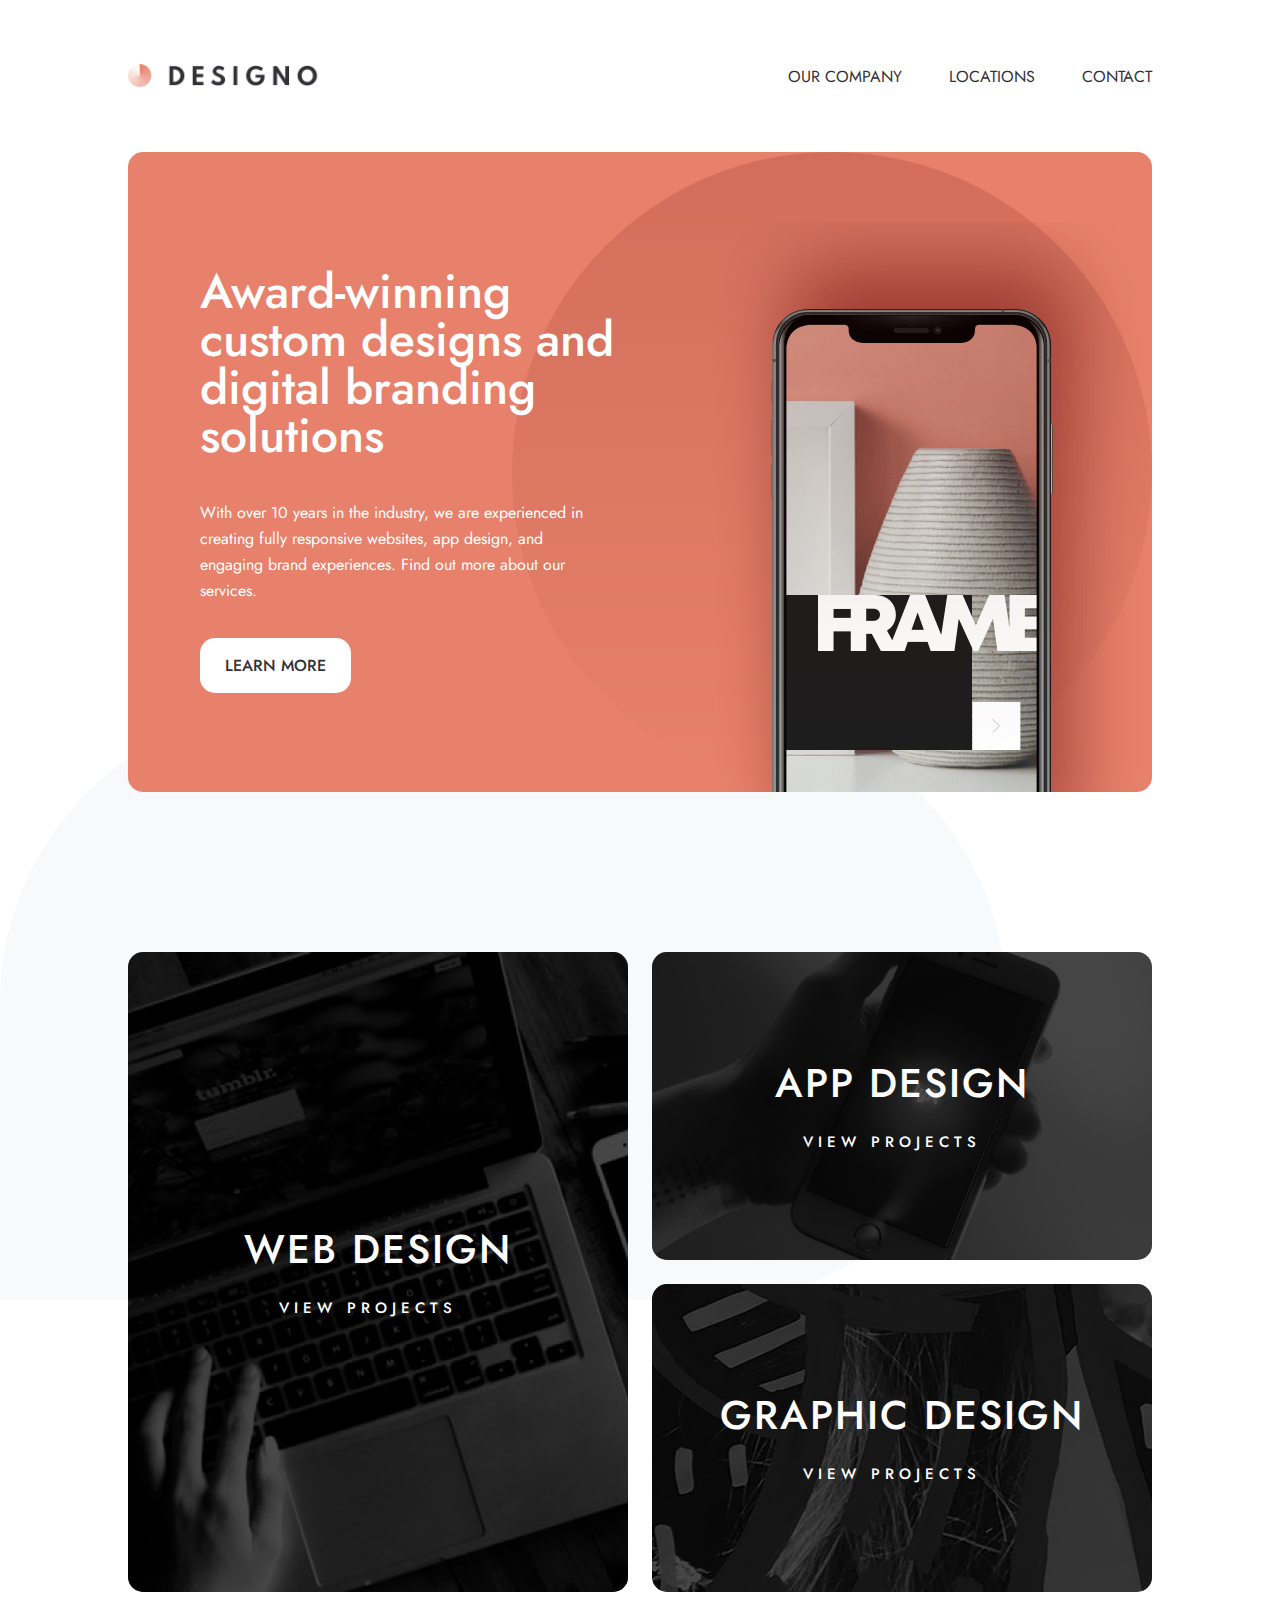
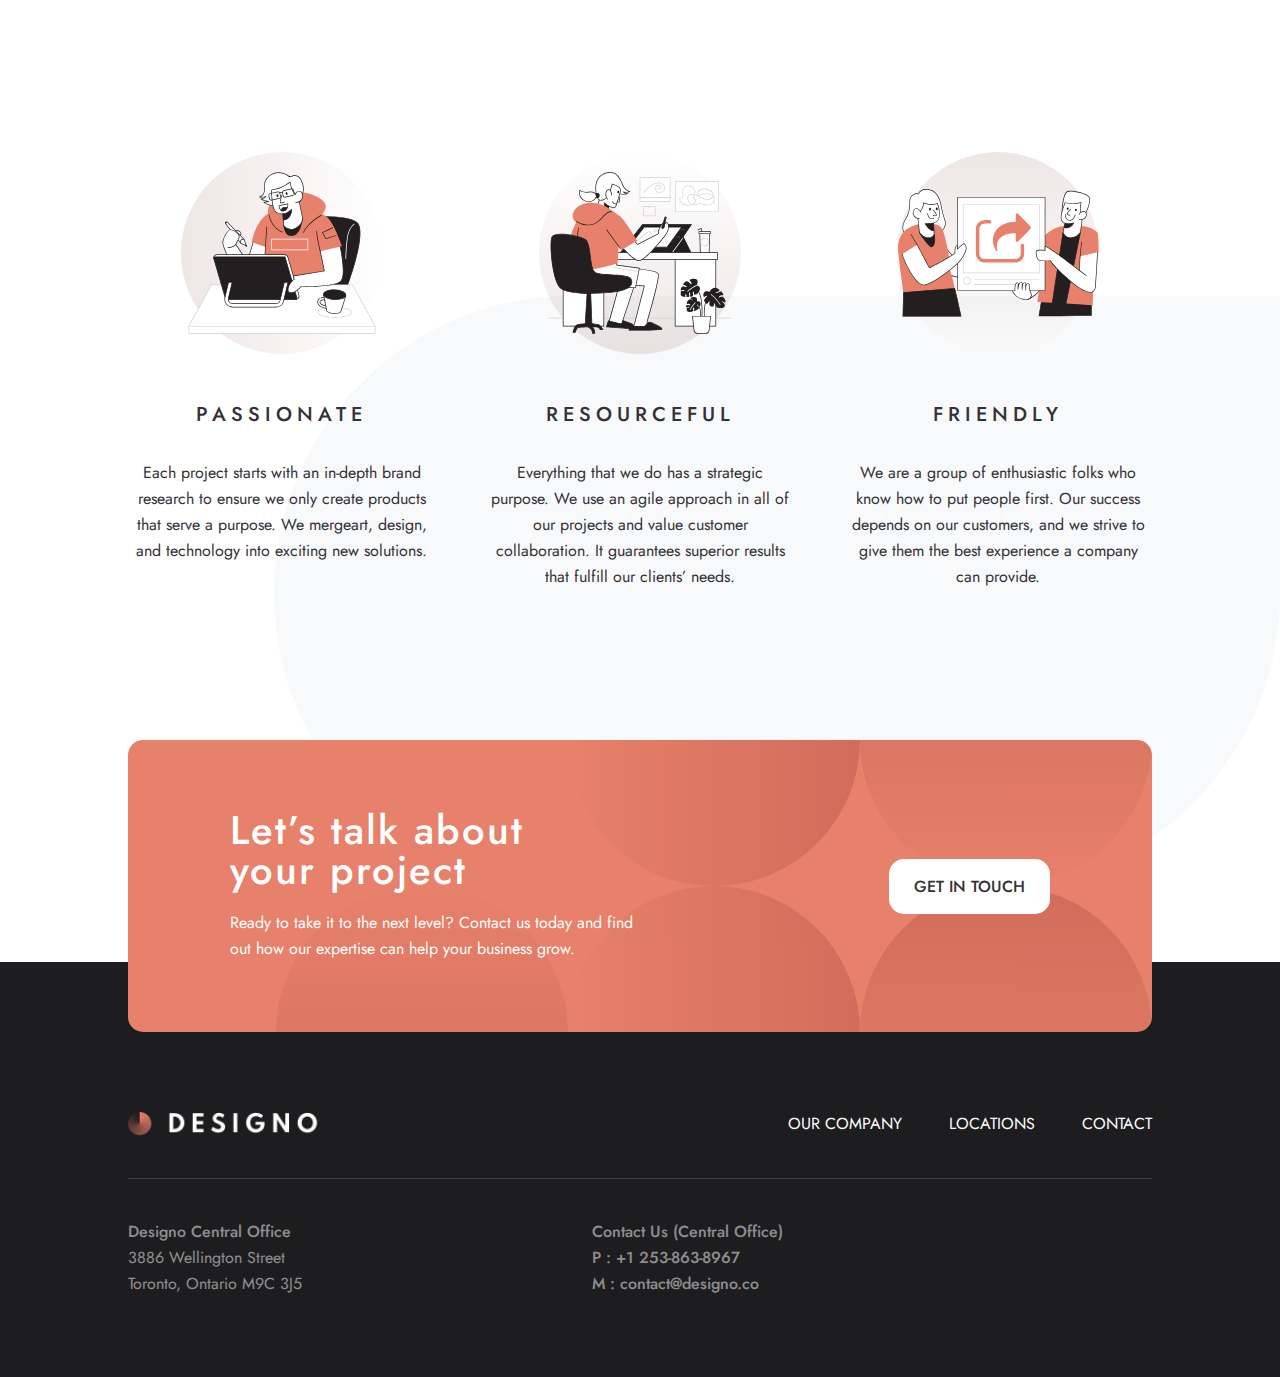
<file: index.html>
<html lang="en">

<head>
	<meta charset="UTF-8">
	<meta name="viewport" content="width=device-width, initial-scale=1.0">
	<link rel="stylesheet" href="css/style.css">
	<link rel="stylesheet" href="https://cdnjs.cloudflare.com/ajax/libs/font-awesome/5.14.0/css/all.min.css"
		integrity="sha512-1PKOgIY59xJ8Co8+NE6FZ+LOAZKjy+KY8iq0G4B3CyeY6wYHN3yt9PW0XpSriVlkMXe40PTKnXrLnZ9+fkDaog=="
		crossorigin="anonymous" />
	<link href="https://fonts.googleapis.com/css2?family=Jost:wght@400;500&display=swap" rel="stylesheet">
	<link rel="icon" type="image/png" sizes="32x32" href="css/favicon-32x32.png">
	<link rel="stylesheet" href="https://pro.fontawesome.com/releases/v5.10.0/css/all.css"
		integrity="sha384-AYmEC3Yw5cVb3ZcuHtOA93w35dYTsvhLPVnYs9eStHfGJvOvKxVfELGroGkvsg+p" crossorigin="anonymous" />
	<title>Frontend Mentor | Designo Agency Website Challenge</title>
</head>

<body>

	<nav>
		<a href="index.html"><img src="css/shared/desktop/logo-dark.png" alt="" class="logo-dark"></a>
		<i id="nav-toggle" class="fas fa-bars"></i>
		<ul class="nav-menu">
			<li><a href="about.html">Our Company</a></li>
			<li><a href="locations.html">Locations</a></li>
			<li><a href="contact.html">Contact</a></li>
		</ul>
	</nav>

	<div class="alt-container">
		<div class="alternative-nav">
			<ul>
				<li><a href="about.html">Our Company</a></li>
				<li><a href="locations.html">Locations</a></li>
				<li><a href="contact.html">Contact</a></li>
			</ul>
		</div>
	</div>

	<header>
		<div class="header-container">
			<img src="css/home/desktop/bg-pattern-hero-home.svg" alt="" class="header-circle-desktop">
			<div class="header-text">
				<h1>Award-winning custom designs and digital branding solutions</h1>
				<p>With over 10 years in the industry, we are experienced in creating fully responsive websites, app
					design, and engaging brand experiences. Find out more about our services.</p>
				<a href="about.html" class="button-light">LEARN MORE</a>
			</div>
			<img src="css/home/desktop/image-hero-phone-tablet.png" alt="" class="header-phone-desktop">
		</div>
		<img src="css/shared/desktop/bg-pattern-leaf.svg" alt="" class="header-pattern-desktop">
	</header>

	<section id="grid">
		<div onclick="location.href='webdesign.html'" class="web-development-container">
			<a class="grid-link" href="webdesign.html">
				<div class="overlay">
					<h2>WEB DESIGN</h2>
					<a class="view-projects" href="webdesign.html">VIEW PROJECTS <i
							class="fas fa-chevron-right"></i></a>
				</div>
			</a>
		</div>
		<div onclick="location.href='appdesign.html'" class="app-design-container">
			<a class="grid-link" href="appdesign.html">
				<div class="overlay">
					<h2>APP DESIGN</h2>
					<a class="view-projects" href="appdesign.html">VIEW PROJECTS <i
							class="fas fa-chevron-right"></i></a>
				</div>
			</a>
		</div>
		<div onclick="location.href='graphicdesign.html'" class="graphic-design-container">
			<a class="grid-link" href="graphicdesign.html">
				<div class="overlay">
					<h2>GRAPHIC DESIGN</h2>
					<a class="view-projects" href="graphicdesign.html">VIEW PROJECTS <i
							class="fas fa-chevron-right"></i></a>
				</div>
			</a>
		</div>
	</section>

	<section id="cards">
		<div class="card">
			<div class="card-img">
				<img src="css/home/desktop/illustration-passionate.svg" class="card-icon" alt="">
				<img src="css/shared/desktop/bg-pattern-small-circle.svg" class="card-pattern-circle" alt="">
			</div>
			<div class="card-text">
				<h3>PASSIONATE</h3>
				<p>Each project starts with an in-depth brand research to ensure we only create products that serve a
					purpose. We mergeart, design, and technology into exciting new solutions.</p>
			</div>
		</div>
		<div class="card">
			<div class="card-img">
				<img src="css/home/desktop/illustration-resourceful.svg" class="card-icon" alt="">
				<img src="css/shared/desktop/bg-pattern-small-circle.svg" class="card-pattern-circle rotate90" alt="">
			</div>
			<div class="card-text">
				<h3>RESOURCEFUL</h3>
				<p>Everything that we do has a strategic purpose. We use an agile approach in all of our projects and
					value customer collaboration. It guarantees superior results that fulfill our clients’ needs.</p>
			</div>
		</div>
		<div class="card">
			<div class="card-img">
				<img src="css/home/desktop/illustration-friendly.svg" class="card-icon" alt="">
				<img src="css/shared/desktop/bg-pattern-small-circle.svg" class="card-pattern-circle rotate180" alt="">
			</div>
			<div class="card-text">
				<h3>FRIENDLY</h3>
				<p>We are a group of enthusiastic folks who know how to put people first. Our success depends on our
					customers, and we strive to give them the best experience a company can provide.</p>
			</div>
		</div>
		<img src="css/shared/desktop/bg-pattern-leaf.svg" alt="" class="cards-pattern-desktop rotate270">
	</section>

	<section id="talk">
		<div class="talk-container">
			<div class="talk-text">
				<h2>Let’s talk about your project</h2>
				<p>Ready to take it to the next level? Contact us today and find out how our expertise can help your
					business grow.</p>
			</div>
			<a href="contact.html" class="button-light">GET IN TOUCH</a>
			<img src="css/shared/desktop/bg-pattern-call-to-action.svg" alt="" class="pattern-call-to-action">
		</div>
	</section>

	<footer>
		<div class="footer-top nav-container">
			<a href="index.html"><img src="css/shared/desktop/logo-light.png" alt="" class="logo-dark"></a>
			<ul class="nav-menu">
				<li><a href="about.html">Our Company</a></li>
				<li><a href="locations.html">Locations</a></li>
				<li><a href="contact.html">Contact</a></li>
			</ul>
		</div>
		<div class="line"></div>
		<div class="footer-bottom">
			<ul class="nav-menu-footer">
				<li><a href="about.html">Our Company</a></li>
				<li><a href="locations.html">Locations</a></li>
				<li><a href="contact.html">Contact</a></li>
			</ul>
			<div>
				<h4>Designo Central Office</h4>
				<p>3886 Wellington Street</p>
				<p>Toronto, Ontario M9C 3J5</p>
			</div>
			<div>
				<h4>Contact Us (Central Office)</h4>
				<h4>P : +1 253-863-8967</h4>
				<h4>M : contact@designo.co</h4>
			</div>
			<div class="footer-social">
				<a href="https://www.facebook.com" target="_blank"><i class="fab fa-facebook-square"></i></a>
				<a href="https://www.youtube.com" target="_blank"><i class="fab fa-youtube"></i></a>
				<a href="https://www.twitter.com" target="_blank"><i class="fab fa-twitter"></i></a>
				<a href="https://www.pinterest.com" target="_blank"><i class="fab fa-pinterest"></i></a>
				<a href="https://www.instagram.com" target="_blank"><i class="fab fa-instagram"></i></a>
			</div>
		</div>
	</footer>

	<script src="https://cdnjs.cloudflare.com/ajax/libs/jquery/3.5.1/jquery.min.js"
		integrity="sha512-bLT0Qm9VnAYZDflyKcBaQ2gg0hSYNQrJ8RilYldYQ1FxQYoCLtUjuuRuZo+fjqhx/qtq/1itJ0C2ejDxltZVFg=="
		crossorigin="anonymous"></script>
	<script src="script.js"></script>

</body>

</html>
</file>
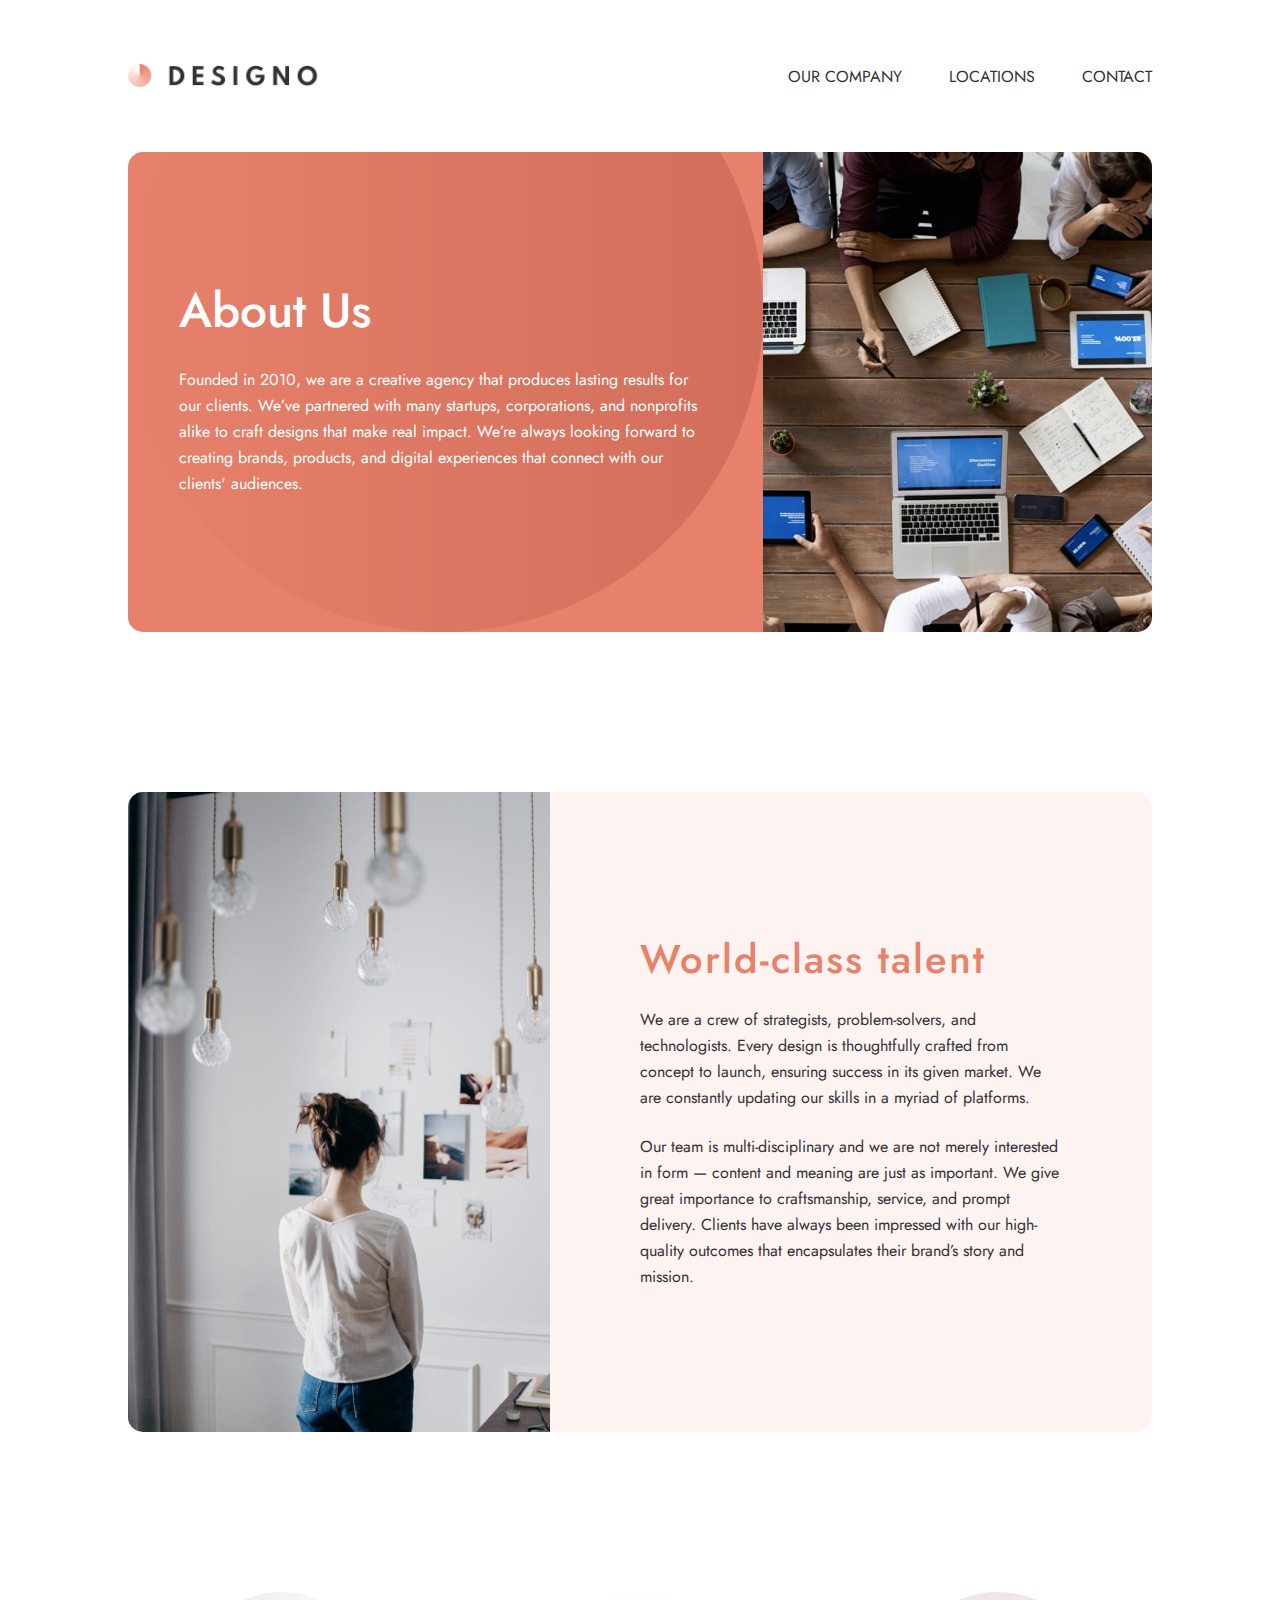
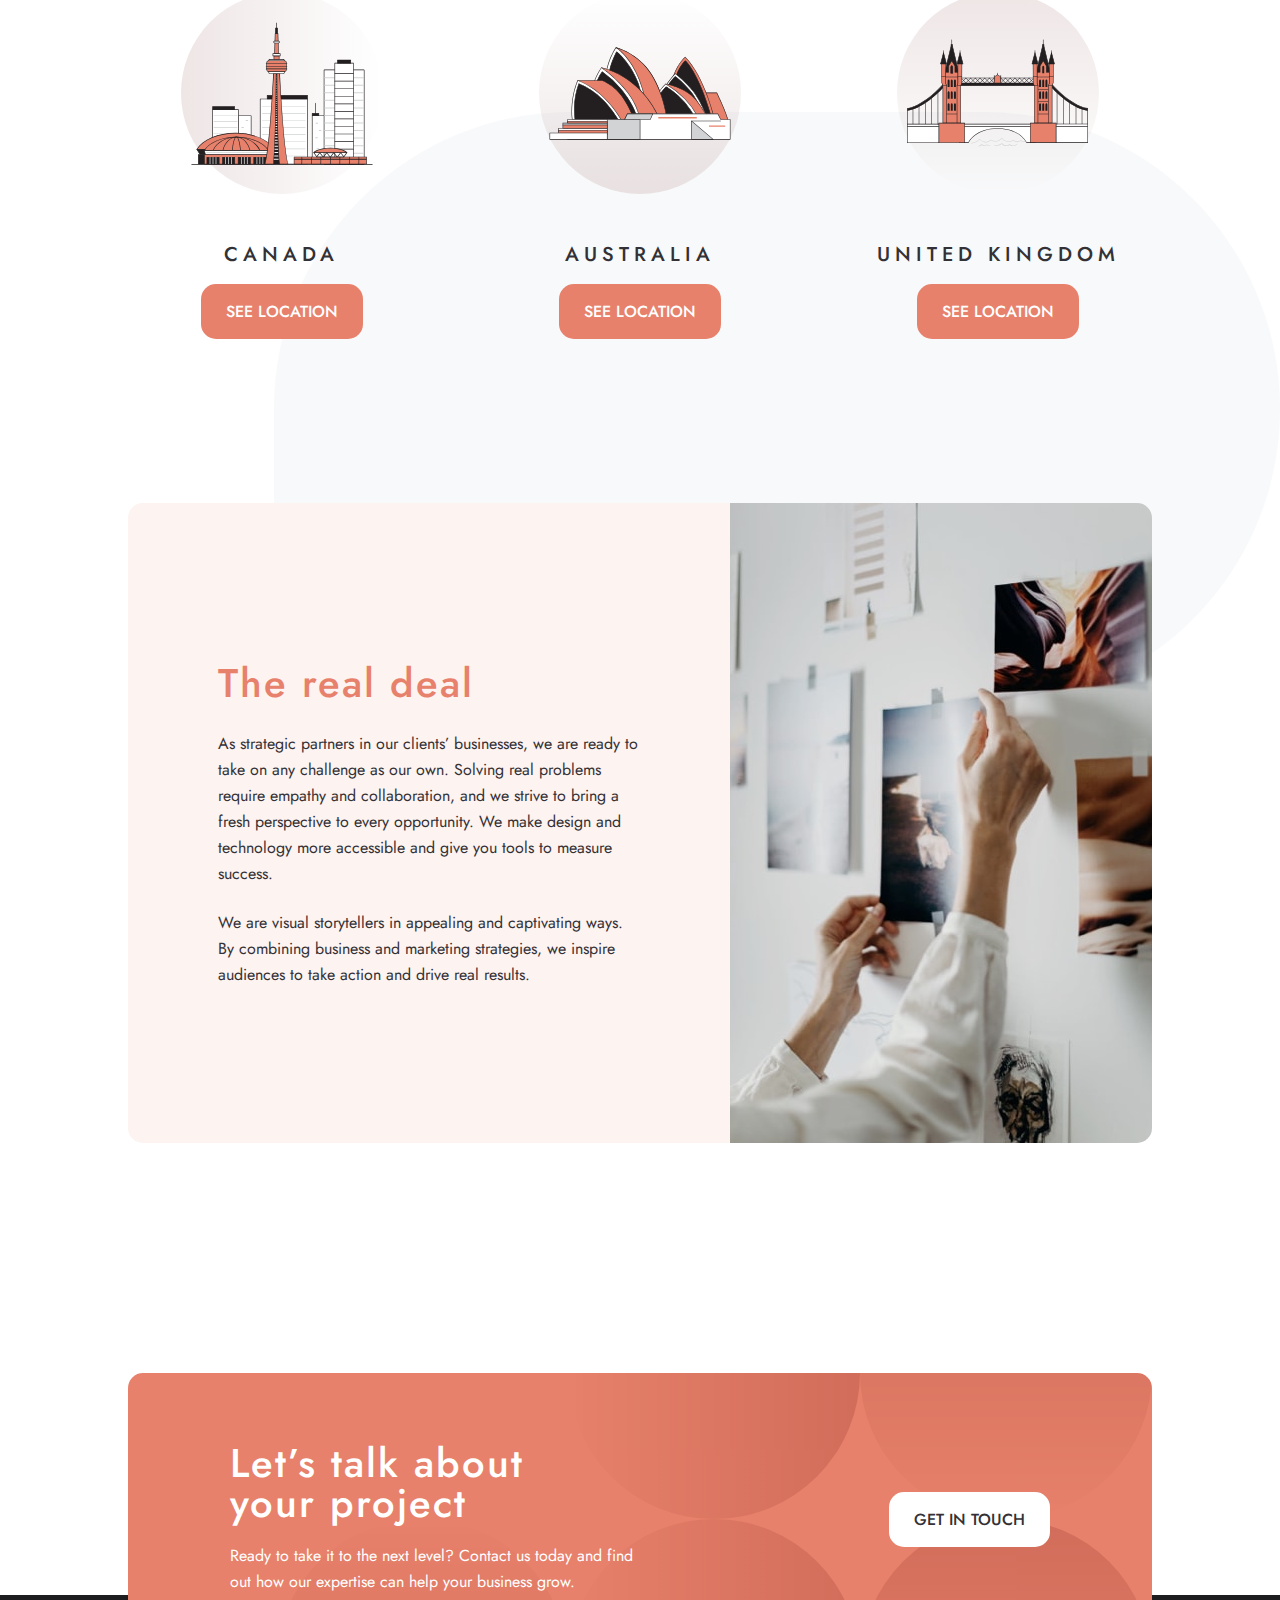
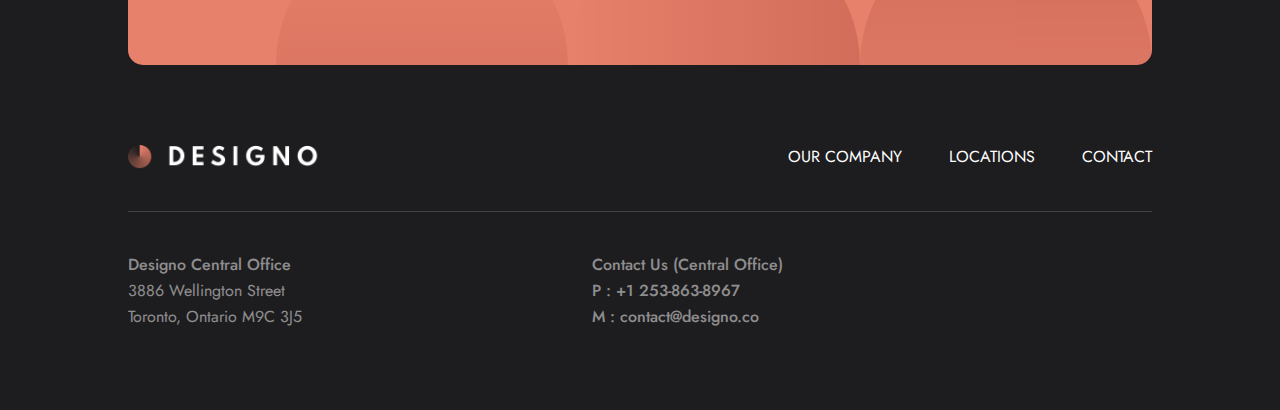
<file: about.html>
<html lang="en">

<head>
	<meta charset="UTF-8">
	<meta name="viewport" content="width=device-width, initial-scale=1.0">
	<link rel="stylesheet" href="css/style.css">
	<link rel="stylesheet" href="https://cdnjs.cloudflare.com/ajax/libs/font-awesome/5.14.0/css/all.min.css"
		integrity="sha512-1PKOgIY59xJ8Co8+NE6FZ+LOAZKjy+KY8iq0G4B3CyeY6wYHN3yt9PW0XpSriVlkMXe40PTKnXrLnZ9+fkDaog=="
		crossorigin="anonymous" />
	<link href="https://fonts.googleapis.com/css2?family=Jost:wght@400;500&display=swap" rel="stylesheet">
	<link rel="icon" type="image/png" sizes="32x32" href="css/favicon-32x32.png">
	<title>Frontend Mentor | Designo Agency Website Challenge</title>
</head>

<body>

	<nav>
		<a href="index.html"><img src="css/shared/desktop/logo-dark.png" alt="" class="logo-dark"></a>
		<i id="nav-toggle" class="fas fa-bars"></i>
		<ul class="nav-menu">
			<li><a href="about.html">Our Company</a></li>
			<li><a href="locations.html">Locations</a></li>
			<li><a href="contact.html">Contact</a></li>
		</ul>
	</nav>

	<div class="alt-container">
		<div class="alternative-nav">
			<ul>
				<li><a href="about.html">Our Company</a></li>
				<li><a href="locations.html">Locations</a></li>
				<li><a href="contact.html">Contact</a></li>
			</ul>
		</div>
	</div>

	<div class="about-page-header">
		<div class="about-page-header-container">
			<div class="about-header-text">
				<img src="css/about/desktop/bg-pattern-hero-about-desktop.svg" alt=""
					class="header-circle-desktop-about">
				<h1>About Us</h1>
				<p>Founded in 2010, we are a creative agency that produces lasting results for our clients. We’ve
					partnered with many startups, corporations, and nonprofits alike to craft designs that make real
					impact. We’re always looking forward to creating brands, products, and digital experiences that
					connect with our clients' audiences.</p>
			</div>
			<div class="about-header-img"></div>
		</div>
	</div>

	<section id="about-section">
		<div class="about-section-container">
			<div class="about-section-img"></div>
			<div class="about-section-text">
				<h2>World-class talent</h2>
				<p>We are a crew of strategists, problem-solvers, and technologists. Every design is thoughtfully
					crafted from concept to launch, ensuring success in its given market. We are constantly updating our
					skills in a myriad of platforms.</p>
				<br>
				<p>Our team is multi-disciplinary and we are not merely interested in form — content and meaning are
					just as important. We give great importance to craftsmanship, service, and prompt delivery. Clients
					have always been impressed with our high-quality outcomes that encapsulates their brand’s story and
					mission.</p>
			</div>
		</div>
	</section>

	<section id="cards">
		<div class="card card-loc">
			<div class="card-img">
				<img src="css/shared/desktop/illustration-canada.svg" class="card-icon" alt="">
				<img src="css/shared/desktop/bg-pattern-small-circle.svg" class="card-pattern-circle" alt="">
			</div>
			<h3>CANADA</h3>
			<a href="locations.html#canada" class="button-dark">SEE LOCATION</a>
		</div>
		<div class="card card-loc">
			<div class="card-img">
				<img src="css/shared/desktop/illustration-australia.svg" class="card-icon" alt="">
				<img src="css/shared/desktop/bg-pattern-small-circle.svg" class="card-pattern-circle rotate90" alt="">
			</div>
			<h3>AUSTRALIA</h3>
			<a href="locations.html#aus" class="button-dark">SEE LOCATION</a>
		</div>
		<div class="card card-loc">
			<div class="card-img">
				<img src="css/shared/desktop/illustration-united-kingdom.svg" class="card-icon" alt="">
				<img src="css/shared/desktop/bg-pattern-small-circle.svg" class="card-pattern-circle rotate180" alt="">
			</div>
			<h3>UNITED KINGDOM</h3>
			<a href="locations.html#uk" class="button-dark">SEE LOCATION</a>
		</div>
		<img src="css/shared/desktop/bg-pattern-leaf.svg" alt="" class="leaf-pattern-contact">
	</section>

	<section id="about-section" class="padding-top">
		<div class="about-section-container second-about">
			<div class="about-section-img"></div>
			<div class="about-section-text">
				<h2>The real deal</h2>
				<p>As strategic partners in our clients’ businesses, we are ready to take on any challenge as our own.
					Solving real problems require empathy and collaboration, and we strive to bring a fresh perspective
					to every opportunity. We make design and technology more accessible and give you tools to measure
					success.</p>
				<br>
				<p>We are visual storytellers in appealing and captivating ways. By combining business and marketing
					strategies, we inspire audiences to take action and drive real results.</p>
			</div>
		</div>
	</section>

	<section id="talk">
		<div class="talk-container">
			<div class="talk-text">
				<h2>Let’s talk about your project</h2>
				<p>Ready to take it to the next level? Contact us today and find out how our expertise can help your
					business grow.</p>
			</div>
			<a href="contact.html" class="button-light">GET IN TOUCH</a>
			<img src="css/shared/desktop/bg-pattern-call-to-action.svg" alt="" class="pattern-call-to-action">
		</div>
	</section>

	<footer>
		<div class="footer-top nav-container">
			<a href="index.html"><img src="css/shared/desktop/logo-light.png" alt="" class="logo-dark"></a>
			<ul class="nav-menu">
				<li><a href="about.html">Our Company</a></li>
				<li><a href="locations.html">Locations</a></li>
				<li><a href="contact.html">Contact</a></li>
			</ul>
		</div>
		<div class="line"></div>
		<div class="footer-bottom">
			<ul class="nav-menu-footer">
				<li><a href="about.html">Our Company</a></li>
				<li><a href="locations.html">Locations</a></li>
				<li><a href="contact.html">Contact</a></li>
			</ul>
			<div>
				<h4>Designo Central Office</h4>
				<p>3886 Wellington Street</p>
				<p>Toronto, Ontario M9C 3J5</p>
			</div>
			<div>
				<h4>Contact Us (Central Office)</h4>
				<h4>P : +1 253-863-8967</h4>
				<h4>M : contact@designo.co</h4>
			</div>
			<div class="footer-social">
				<a href="https://www.facebook.com" target="_blank"><i class="fab fa-facebook-square"></i></a>
				<a href="https://www.youtube.com" target="_blank"><i class="fab fa-youtube"></i></a>
				<a href="https://www.twitter.com" target="_blank"><i class="fab fa-twitter"></i></a>
				<a href="https://www.pinterest.com" target="_blank"><i class="fab fa-pinterest"></i></a>
				<a href="https://www.instagram.com" target="_blank"><i class="fab fa-instagram"></i></a>
			</div>
		</div>
	</footer>

	<script src="https://cdnjs.cloudflare.com/ajax/libs/jquery/3.5.1/jquery.min.js"
		integrity="sha512-bLT0Qm9VnAYZDflyKcBaQ2gg0hSYNQrJ8RilYldYQ1FxQYoCLtUjuuRuZo+fjqhx/qtq/1itJ0C2ejDxltZVFg=="
		crossorigin="anonymous"></script>
	<script src="script.js"></script>

</body>

</html>
</file>
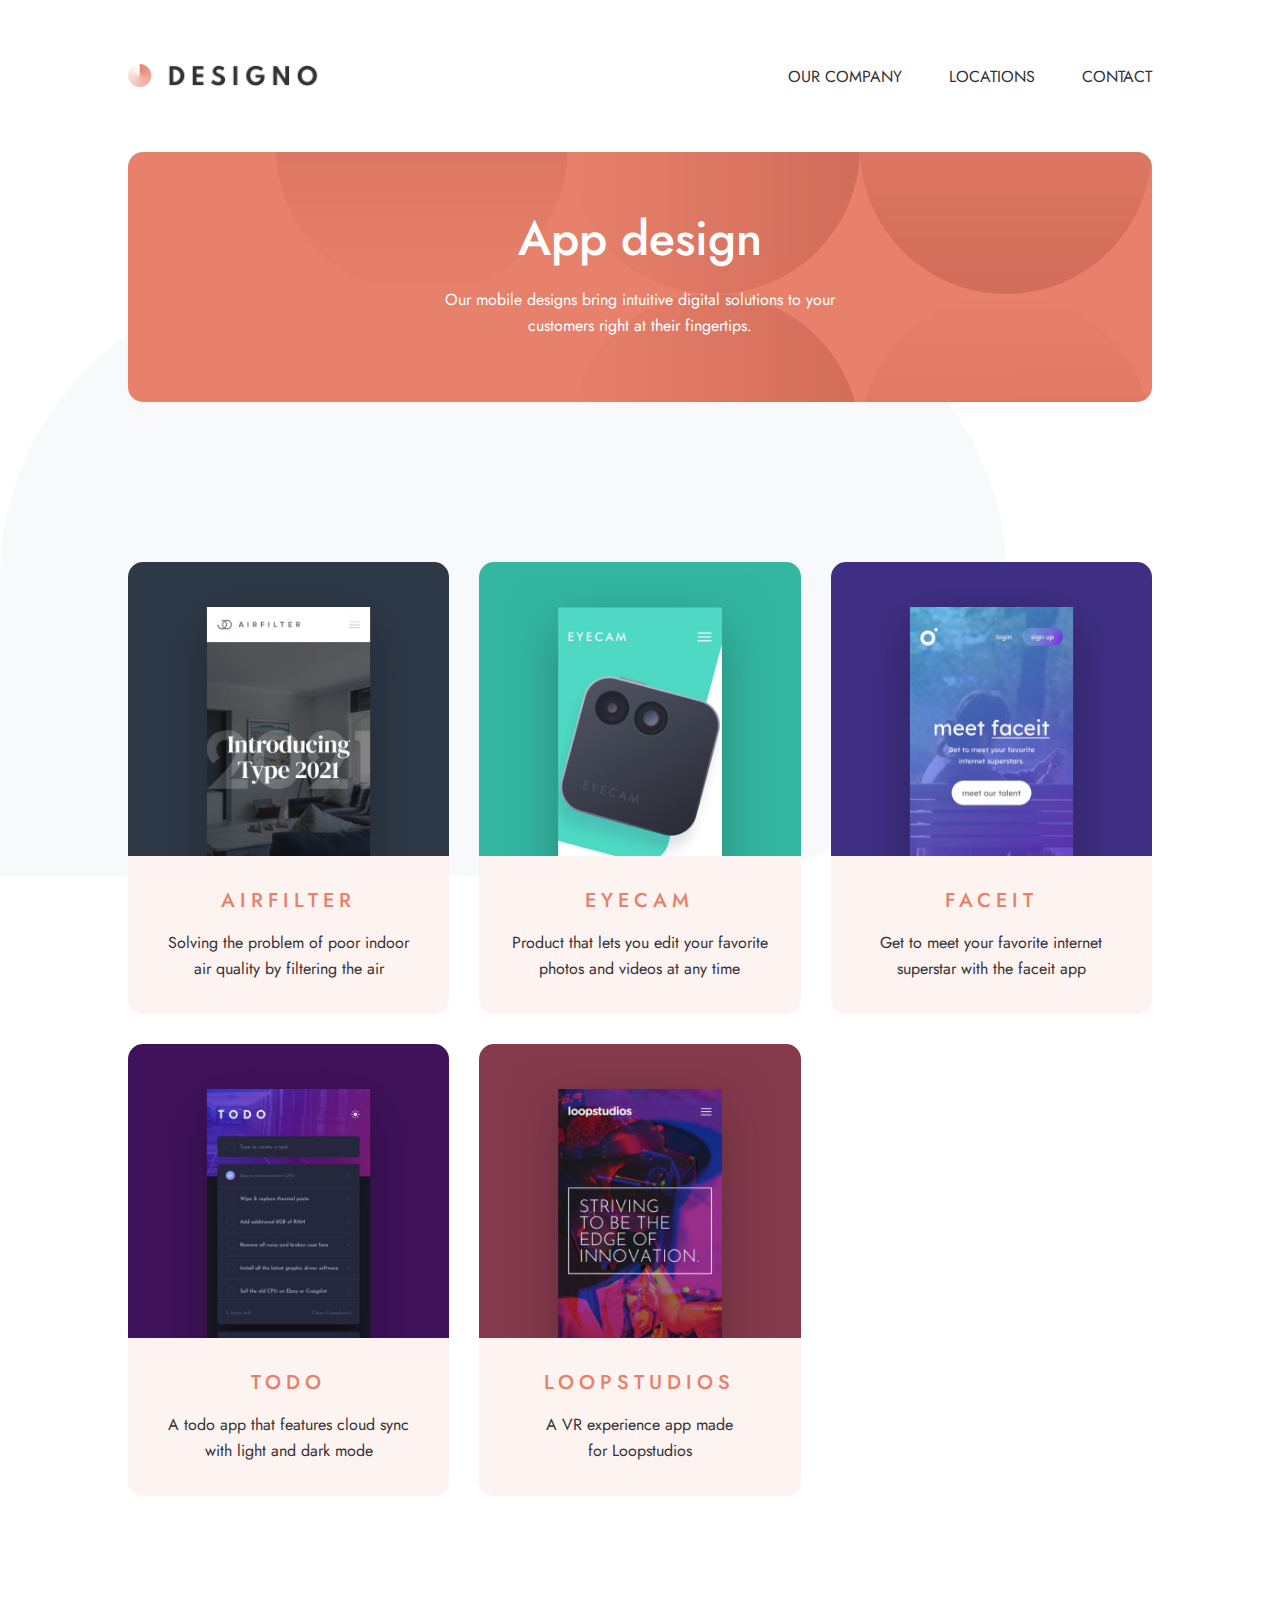
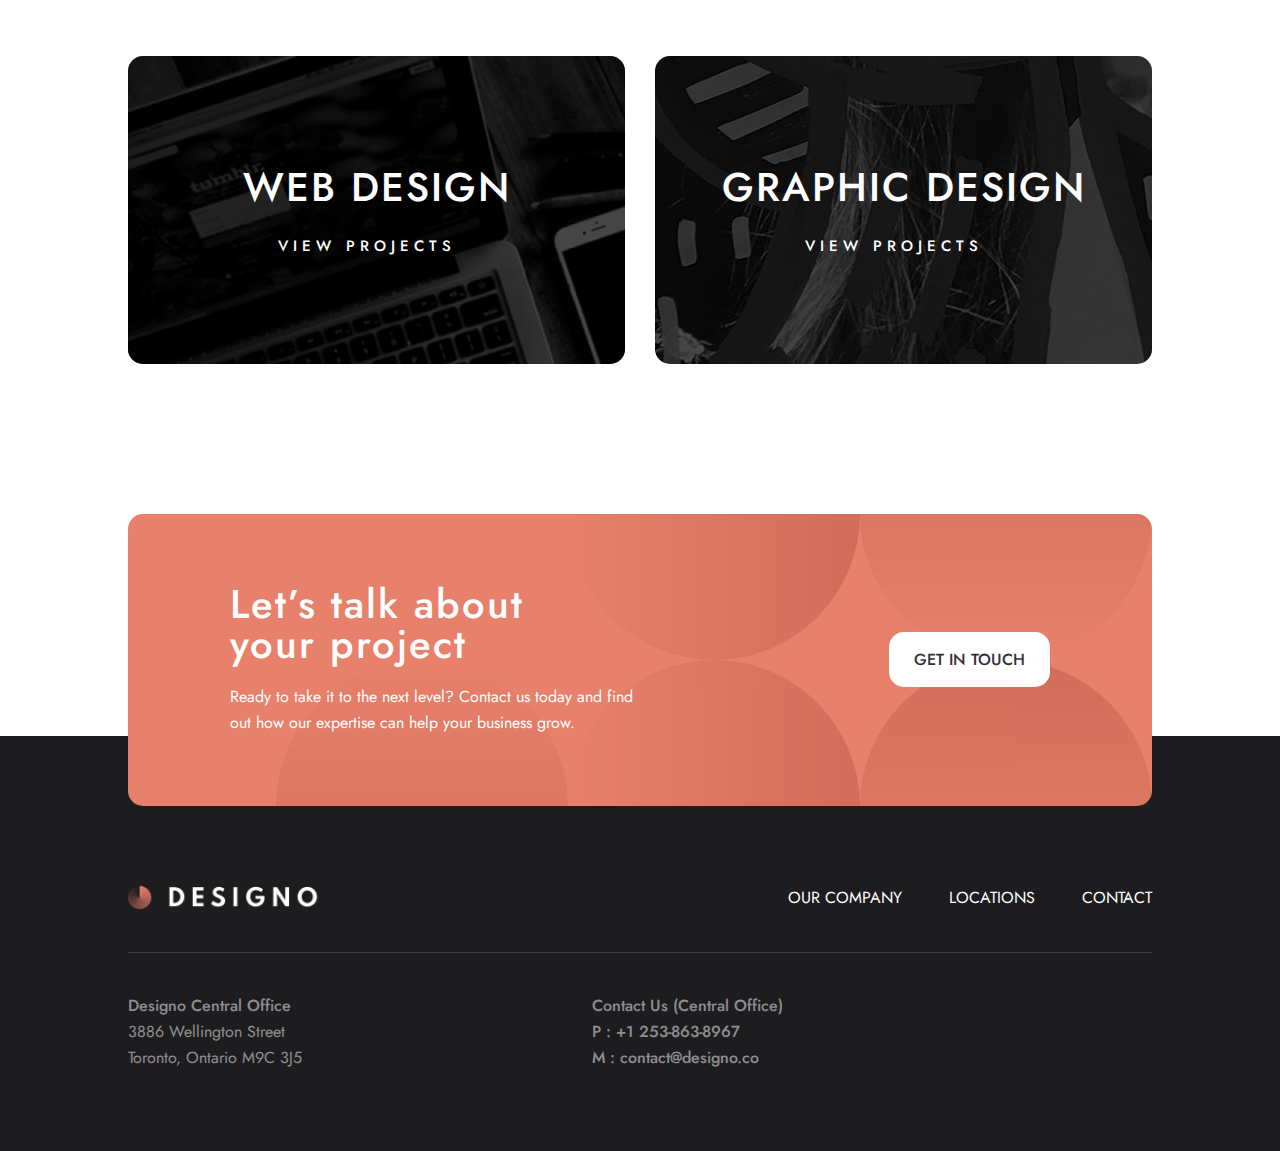
<file: appdesign.html>
<html lang="en">

<head>
	<meta charset="UTF-8">
	<meta name="viewport" content="width=device-width, initial-scale=1.0">
	<link rel="stylesheet" href="css/style.css">
	<link rel="stylesheet" href="https://cdnjs.cloudflare.com/ajax/libs/font-awesome/5.14.0/css/all.min.css"
		integrity="sha512-1PKOgIY59xJ8Co8+NE6FZ+LOAZKjy+KY8iq0G4B3CyeY6wYHN3yt9PW0XpSriVlkMXe40PTKnXrLnZ9+fkDaog=="
		crossorigin="anonymous" />
	<link href="https://fonts.googleapis.com/css2?family=Jost:wght@400;500&display=swap" rel="stylesheet">
	<link rel="icon" type="image/png" sizes="32x32" href="css/favicon-32x32.png">
	<title>App Design | Designo Agency Website Challenge</title>
</head>

<body>

	<nav>
		<a href="index.html"><img src="css/shared/desktop/logo-dark.png" alt="" class="logo-dark"></a>
		<i id="nav-toggle" class="fas fa-bars"></i>
		<ul class="nav-menu">
			<li><a href="about.html">Our Company</a></li>
			<li><a href="locations.html">Locations</a></li>
			<li><a href="contact.html">Contact</a></li>
		</ul>
	</nav>

	<div class="alt-container">
		<div class="alternative-nav">
			<ul>
				<li><a href="about.html">Our Company</a></li>
				<li><a href="locations.html">Locations</a></li>
				<li><a href="contact.html">Contact</a></li>
			</ul>
		</div>
	</div>

	<div class="page-header">
		<div class="page-header-container">
			<img src="css/shared/desktop/bg-pattern-call-to-action.svg" alt="" class="pattern-header-web-design">
			<h1>App design</h1>
			<p>Our mobile designs bring intuitive digital solutions to your customers right at their fingertips.</p>
		</div>
	</div>

	<section id="gallery">
		<img src="css/shared/desktop/bg-pattern-leaf.svg" alt="" class="pattern-leaf-header-desktop">
		<div class="gallery-item">
			<img src="css/app-design/desktop/image-airfilter.jpg" alt="">
			<div class="gallery-item-text">
				<h3>Airfilter</h3>
				<p>Solving the problem of poor indoor air quality by filtering the air</p>
			</div>
		</div>
		<div class="gallery-item">
			<img src="css/app-design/desktop/image-eyecam.jpg" alt="">
			<div class="gallery-item-text">
				<h3>Eyecam</h3>
				<p>Product that lets you edit your favorite photos and videos at any time</p>
			</div>
		</div>
		<div class="gallery-item">
			<img src="css/app-design/desktop/image-faceit.jpg" alt="">
			<div class="gallery-item-text">
				<h3>Faceit</h3>
				<p>Get to meet your favorite internet superstar with the faceit app</p>
			</div>
		</div>
		<div class="gallery-item">
			<img src="css/app-design/desktop/image-todo.jpg" alt="">
			<div class="gallery-item-text">
				<h3>Todo</h3>
				<p>A todo app that features cloud sync with light and dark mode</p>
			</div>
		</div>
		<div class="gallery-item">
			<img src="css/app-design/desktop/image-loopstudios.jpg" alt="">
			<div class="gallery-item-text">
				<h3>Loopstudios</h3>
				<p>A VR experience app made <br>for Loopstudios</p>
			</div>
		</div>
	</section>

	<section id="page-apps">
		<div onclick="location.href='webdesign.html'" class="web-development-container">
			<a class="grid-link" href="webdesign.html">
				<div class="overlay">
					<h2>WEB DESIGN</h2>
					<a class="view-projects" href="webdesign.html">VIEW PROJECTS <i
							class="fas fa-chevron-right"></i></a>
				</div>
			</a>
		</div>
		<div onclick="location.href='graphicdesign.html'" class="graphic-design-container">
			<a class="grid-link" href="graphicdesign.html">
				<div class="overlay">
					<h2>GRAPHIC DESIGN</h2>
					<a class="view-projects" href="graphicdesign.html">VIEW PROJECTS <i
							class="fas fa-chevron-right"></i></a>
				</div>
			</a>
		</div>
	</section>

	<section id="talk">
		<div class="talk-container">
			<div class="talk-text">
				<h2>Let’s talk about your project</h2>
				<p>Ready to take it to the next level? Contact us today and find out how our expertise can help your
					business grow.</p>
			</div>
			<a href="contact.html" class="button-light">GET IN TOUCH</a>
			<img src="css/shared/desktop/bg-pattern-call-to-action.svg" alt="" class="pattern-call-to-action">
		</div>
	</section>

	<footer>
		<div class="footer-top nav-container">
			<a href="index.html"><img src="css/shared/desktop/logo-light.png" alt="" class="logo-dark"></a>
			<ul class="nav-menu">
				<li><a href="about.html">Our Company</a></li>
				<li><a href="locations.html">Locations</a></li>
				<li><a href="contact.html">Contact</a></li>
			</ul>
		</div>
		<div class="line"></div>
		<div class="footer-bottom">
			<ul class="nav-menu-footer">
				<li><a href="about.html">Our Company</a></li>
				<li><a href="locations.html">Locations</a></li>
				<li><a href="contact.html">Contact</a></li>
			</ul>
			<div>
				<h4>Designo Central Office</h4>
				<p>3886 Wellington Street</p>
				<p>Toronto, Ontario M9C 3J5</p>
			</div>
			<div>
				<h4>Contact Us (Central Office)</h4>
				<h4>P : +1 253-863-8967</h4>
				<h4>M : contact@designo.co</h4>
			</div>
			<div class="footer-social">
				<a href="https://www.facebook.com" target="_blank"><i class="fab fa-facebook-square"></i></a>
				<a href="https://www.youtube.com" target="_blank"><i class="fab fa-youtube"></i></a>
				<a href="https://www.twitter.com" target="_blank"><i class="fab fa-twitter"></i></a>
				<a href="https://www.pinterest.com" target="_blank"><i class="fab fa-pinterest"></i></a>
				<a href="https://www.instagram.com" target="_blank"><i class="fab fa-instagram"></i></a>
			</div>
		</div>
	</footer>

	<script src="https://cdnjs.cloudflare.com/ajax/libs/jquery/3.5.1/jquery.min.js"
		integrity="sha512-bLT0Qm9VnAYZDflyKcBaQ2gg0hSYNQrJ8RilYldYQ1FxQYoCLtUjuuRuZo+fjqhx/qtq/1itJ0C2ejDxltZVFg=="
		crossorigin="anonymous"></script>
	<script src="script.js"></script>

</body>

</html>
</file>
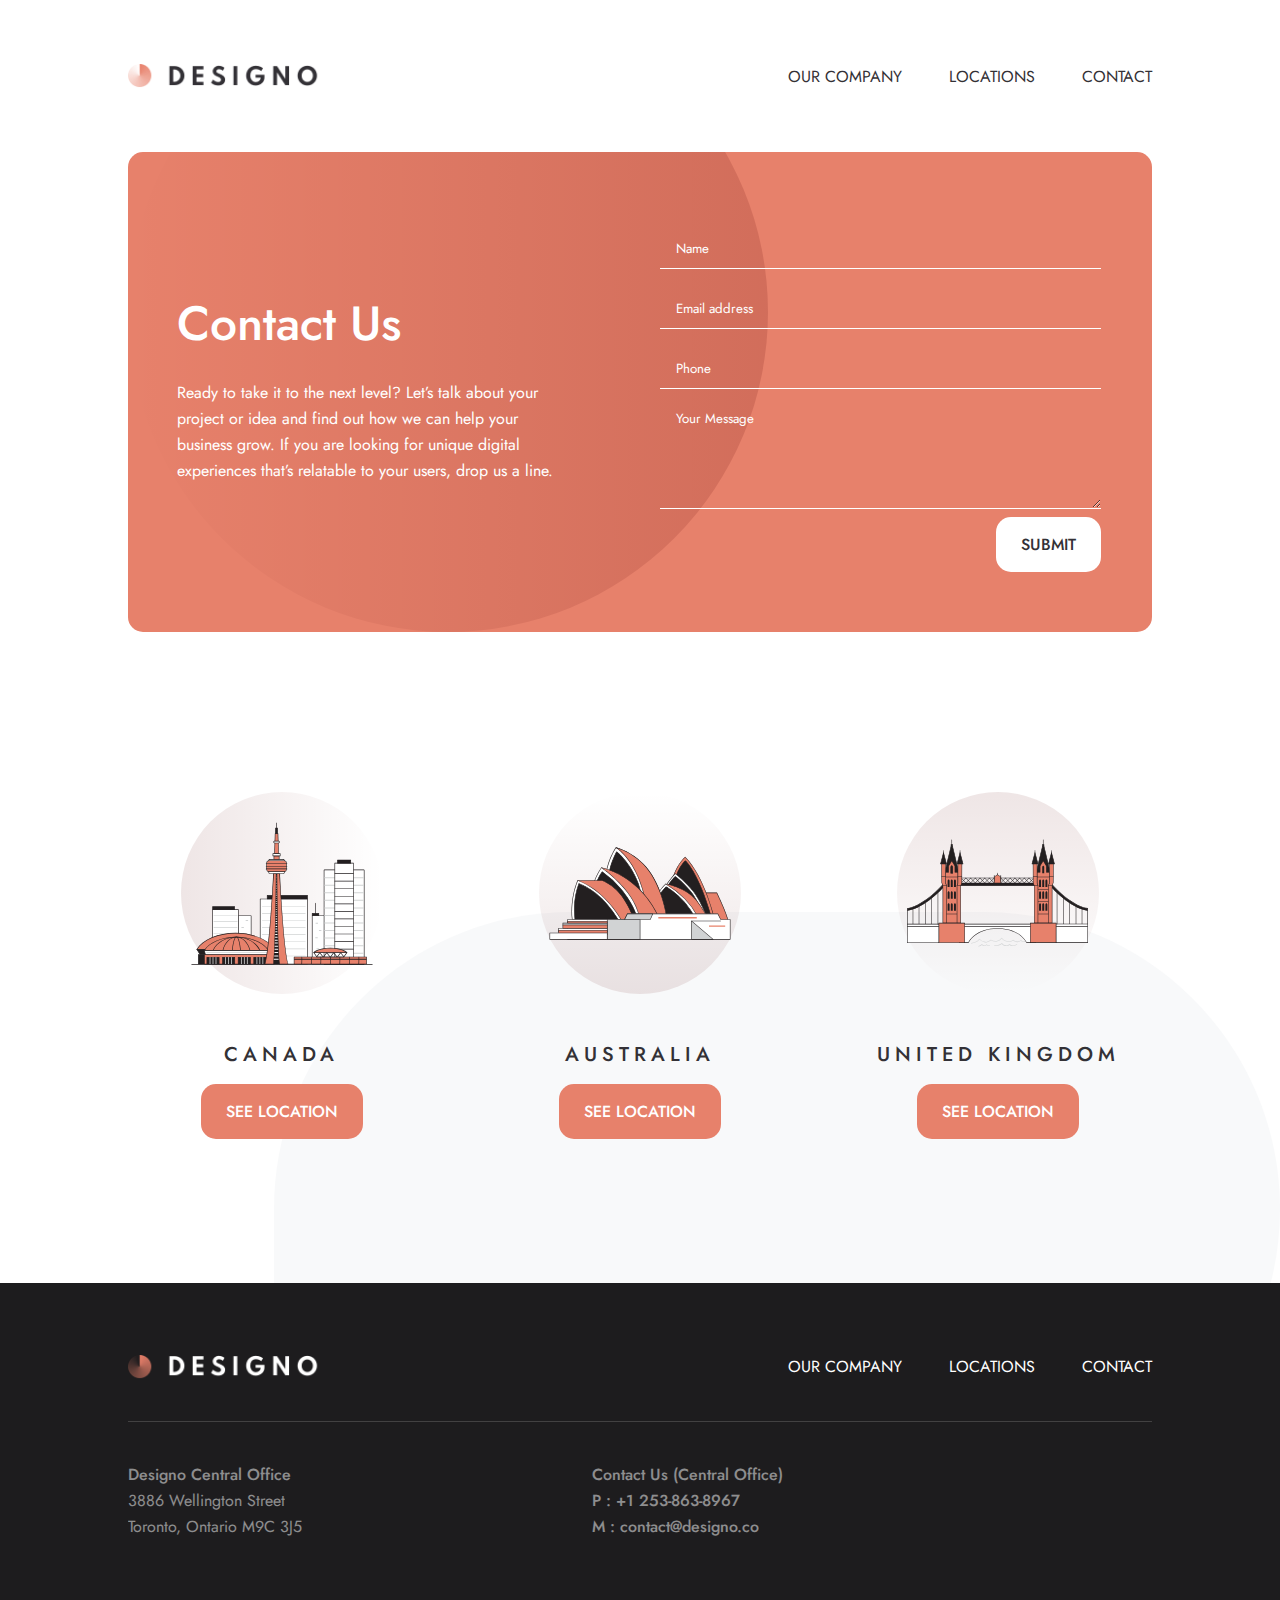
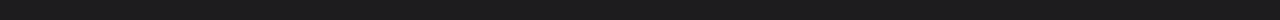
<file: contact.html>
<html lang="en">

<head>
	<meta charset="UTF-8">
	<meta name="viewport" content="width=device-width, initial-scale=1.0">
	<link rel="stylesheet" href="css/style.css">
	<link rel="stylesheet" href="https://cdnjs.cloudflare.com/ajax/libs/font-awesome/5.14.0/css/all.min.css"
		integrity="sha512-1PKOgIY59xJ8Co8+NE6FZ+LOAZKjy+KY8iq0G4B3CyeY6wYHN3yt9PW0XpSriVlkMXe40PTKnXrLnZ9+fkDaog=="
		crossorigin="anonymous" />
	<link href="https://fonts.googleapis.com/css2?family=Jost:wght@400;500&display=swap" rel="stylesheet">
	<link rel="icon" type="image/png" sizes="32x32" href="css/favicon-32x32.png">
	<title>Frontend Mentor | Designo Agency Website Challenge</title>
</head>

<body>

	<nav>
		<a href="index.html"><img src="css/shared/desktop/logo-dark.png" alt="" class="logo-dark"></a>
		<i id="nav-toggle" class="fas fa-bars"></i>
		<ul class="nav-menu">
			<li><a href="about.html">Our Company</a></li>
			<li><a href="locations.html">Locations</a></li>
			<li><a href="contact.html">Contact</a></li>
		</ul>
	</nav>

	<div class="alt-container">
		<div class="alternative-nav">
			<ul>
				<li><a href="about.html">Our Company</a></li>
				<li><a href="locations.html">Locations</a></li>
				<li><a href="contact.html">Contact</a></li>
			</ul>
		</div>
	</div>

	<div class="about-page-header">
		<div class="about-page-header-container contact-header-container">
			<img src="css/about/desktop/bg-pattern-hero-about-desktop.svg" alt=""
				class="about-header-pattern pattern-contact">
			<img src="css/contact/mobile/bg-pattern-hero-contact-mobile.svg" alt="" class="pattern-contact-circles">
			<div class="about-header-text contact-header-text">
				<h1>Contact Us</h1>
				<p>Ready to take it to the next level? Let’s talk about your project or idea and find out how we can
					help your business grow. If you are looking for unique digital experiences that’s relatable to your
					users, drop us a line.</p>
			</div>
			<div class="contact-form">
				<form action="">
					<input type="text" placeholder="Name">
					<input type="text" placeholder="Email address">
					<input type="text" placeholder="Phone">
					<textarea name="" id="" cols="30" rows="10" placeholder="Your Message"></textarea>
				</form>
				<a href="" class="button-light">SUBMIT</a>
			</div>
		</div>
	</div>

	<section id="cards">
		<div class="card card-loc">
			<div class="card-img">
				<img src="css/shared/desktop/illustration-canada.svg" class="card-icon" alt="">
				<img src="css/shared/desktop/bg-pattern-small-circle.svg" class="card-pattern-circle" alt="">
			</div>
			<h3>CANADA</h3>
			<a href="locations.html#canada" class="button-dark">SEE LOCATION</a>
		</div>
		<div class="card card-loc">
			<div class="card-img">
				<img src="css/shared/desktop/illustration-australia.svg" class="card-icon" alt="">
				<img src="css/shared/desktop/bg-pattern-small-circle.svg" class="card-pattern-circle rotate90" alt="">
			</div>
			<h3>AUSTRALIA</h3>
			<a href="locations.html#aus" class="button-dark">SEE LOCATION</a>
		</div>
		<div class="card card-loc">
			<div class="card-img">
				<img src="css/shared/desktop/illustration-united-kingdom.svg" class="card-icon" alt="">
				<img src="css/shared/desktop/bg-pattern-small-circle.svg" class="card-pattern-circle rotate180" alt="">
			</div>
			<h3>UNITED KINGDOM</h3>
			<a href="locations.html#uk" class="button-dark">SEE LOCATION</a>
		</div>
		<img src="css/shared/desktop/bg-pattern-leaf.svg" alt="" class="leaf-pattern-contact">
	</section>

	<footer class="footer-contact">
		<div class="footer-top nav-container">
			<a href="index.html"><img src="css/shared/desktop/logo-light.png" alt="" class="logo-dark"></a>
			<ul class="nav-menu">
				<li><a href="about.html">Our Company</a></li>
				<li><a href="locations.html">Locations</a></li>
				<li><a href="contact.html">Contact</a></li>
			</ul>
		</div>
		<div class="line"></div>
		<div class="footer-bottom">
			<ul class="nav-menu-footer">
				<li><a href="about.html">Our Company</a></li>
				<li><a href="locations.html">Locations</a></li>
				<li><a href="contact.html">Contact</a></li>
			</ul>
			<div>
				<h4>Designo Central Office</h4>
				<p>3886 Wellington Street</p>
				<p>Toronto, Ontario M9C 3J5</p>
			</div>
			<div>
				<h4>Contact Us (Central Office)</h4>
				<h4>P : +1 253-863-8967</h4>
				<h4>M : contact@designo.co</h4>
			</div>
			<div class="footer-social">
				<a href="https://www.facebook.com" target="_blank"><i class="fab fa-facebook-square"></i></a>
				<a href="https://www.youtube.com" target="_blank"><i class="fab fa-youtube"></i></a>
				<a href="https://www.twitter.com" target="_blank"><i class="fab fa-twitter"></i></a>
				<a href="https://www.pinterest.com" target="_blank"><i class="fab fa-pinterest"></i></a>
				<a href="https://www.instagram.com" target="_blank"><i class="fab fa-instagram"></i></a>
			</div>
		</div>
	</footer>

	<script src="https://cdnjs.cloudflare.com/ajax/libs/jquery/3.5.1/jquery.min.js"
		integrity="sha512-bLT0Qm9VnAYZDflyKcBaQ2gg0hSYNQrJ8RilYldYQ1FxQYoCLtUjuuRuZo+fjqhx/qtq/1itJ0C2ejDxltZVFg=="
		crossorigin="anonymous"></script>
	<script src="script.js"></script>

</body>

</html>
</file>
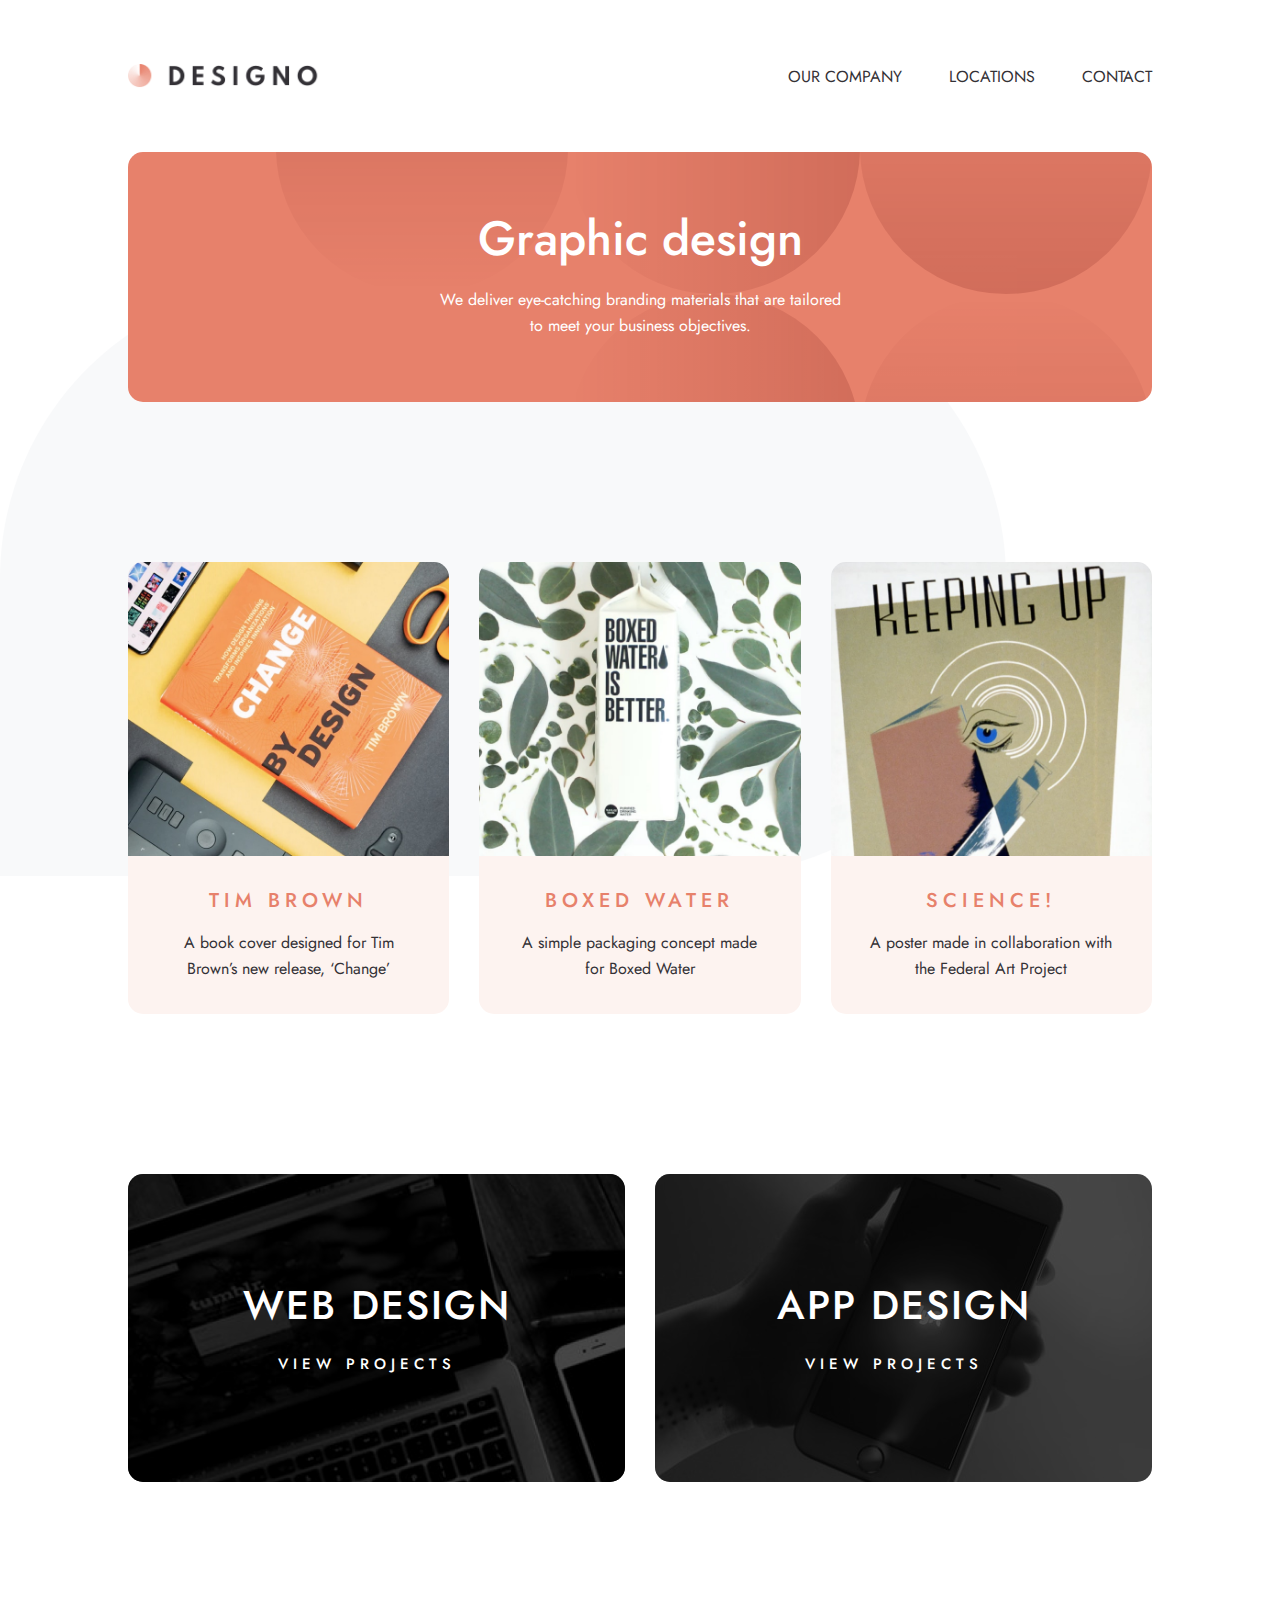
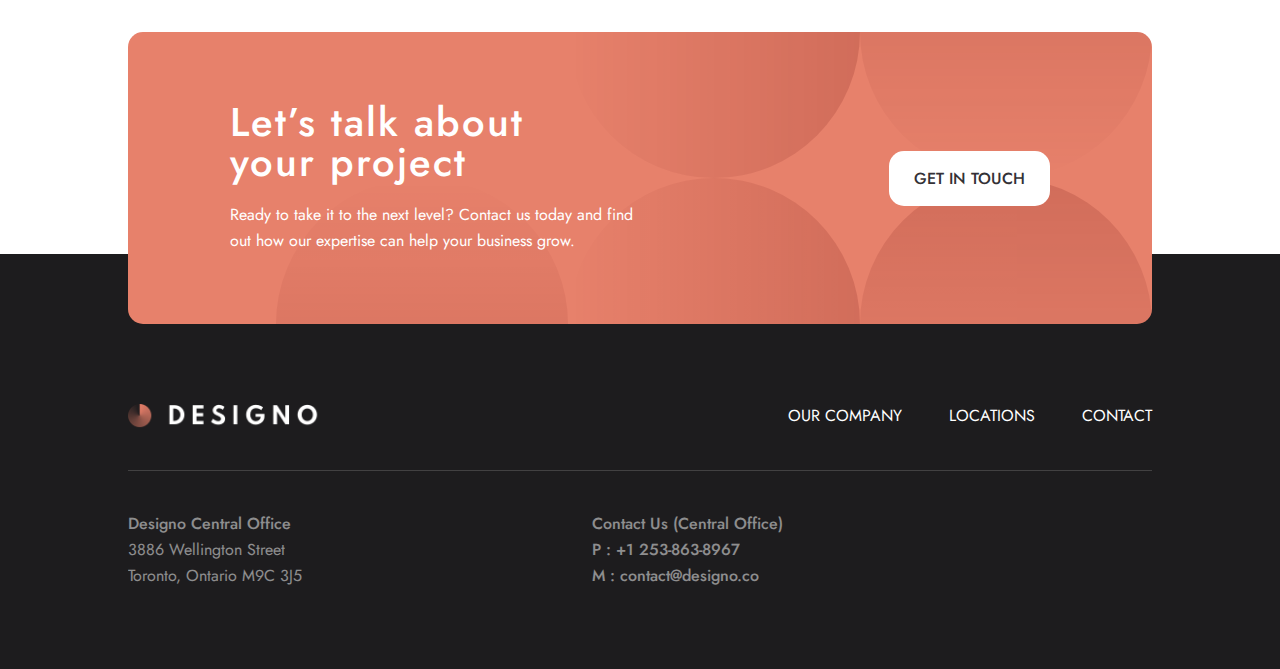
<file: graphicdesign.html>
<html lang="en">

<head>
	<meta charset="UTF-8">
	<meta name="viewport" content="width=device-width, initial-scale=1.0">
	<link rel="stylesheet" href="css/style.css">
	<link rel="stylesheet" href="https://cdnjs.cloudflare.com/ajax/libs/font-awesome/5.14.0/css/all.min.css"
		integrity="sha512-1PKOgIY59xJ8Co8+NE6FZ+LOAZKjy+KY8iq0G4B3CyeY6wYHN3yt9PW0XpSriVlkMXe40PTKnXrLnZ9+fkDaog=="
		crossorigin="anonymous" />
	<link href="https://fonts.googleapis.com/css2?family=Jost:wght@400;500&display=swap" rel="stylesheet">
	<link rel="icon" type="image/png" sizes="32x32" href="css/favicon-32x32.png">
	<title>Graphic Design | Designo Agency Website Challenge</title>
</head>

<body>

	<nav>
		<a href="index.html"><img src="css/shared/desktop/logo-dark.png" alt="" class="logo-dark"></a>
		<i id="nav-toggle" class="fas fa-bars"></i>
		<ul class="nav-menu">
			<li><a href="about.html">Our Company</a></li>
			<li><a href="locations.html">Locations</a></li>
			<li><a href="contact.html">Contact</a></li>
		</ul>
	</nav>

	<div class="alt-container">
		<div class="alternative-nav">
			<ul>
				<li><a href="about.html">Our Company</a></li>
				<li><a href="locations.html">Locations</a></li>
				<li><a href="contact.html">Contact</a></li>
			</ul>
		</div>
	</div>

	<div class="page-header">
		<div class="page-header-container">
			<img src="css/shared/desktop/bg-pattern-call-to-action.svg" alt="" class="pattern-header-web-design">
			<h1>Graphic design</h1>
			<p>We deliver eye-catching branding materials that are tailored to meet your business objectives.</p>
		</div>
	</div>

	<section id="gallery">
		<img src="css/shared/desktop/bg-pattern-leaf.svg" alt="" class="pattern-leaf-header-desktop">
		<div class="gallery-item">
			<img src="css/graphic-design/desktop/image-change.jpg" alt="">
			<div class="gallery-item-text">
				<h3>Tim Brown</h3>
				<p>A book cover designed for Tim Brown’s new release, ‘Change’</p>
			</div>
		</div>
		<div class="gallery-item">
			<img src="css/graphic-design/desktop/image-boxed-water.jpg" alt="">
			<div class="gallery-item-text">
				<h3>Boxed water</h3>
				<p>A simple packaging concept made<br>for Boxed Water</p>
			</div>
		</div>
		<div class="gallery-item">
			<img src="css/graphic-design/desktop/image-science.jpg" alt="">
			<div class="gallery-item-text">
				<h3>Science!</h3>
				<p>A poster made in collaboration with the Federal Art Project</p>
			</div>
		</div>
	</section>

	<section id="page-apps">
		<div onclick="location.href='webdesign.html'" class="web-development-container">
			<a class="grid-link" href="webdesign.html">
				<div class="overlay">
					<h2>WEB DESIGN</h2>
					<a class="view-projects" href="webdesign.html">VIEW PROJECTS <i
							class="fas fa-chevron-right"></i></a>
				</div>
			</a>
		</div>
		<div onclick="location.href='appdesign.html'" class="app-design-container">
			<a class="grid-link" href="appdesign.html">
				<div class="overlay">
					<h2>APP DESIGN</h2>
					<a class="view-projects" href="appdesign.html">VIEW PROJECTS <i
							class="fas fa-chevron-right"></i></a>
				</div>
			</a>
		</div>
	</section>

	<section id="talk">
		<div class="talk-container">
			<div class="talk-text">
				<h2>Let’s talk about your project</h2>
				<p>Ready to take it to the next level? Contact us today and find out how our expertise can help your
					business grow.</p>
			</div>
			<a href="contact.html" class="button-light">GET IN TOUCH</a>
			<img src="css/shared/desktop/bg-pattern-call-to-action.svg" alt="" class="pattern-call-to-action">
		</div>
	</section>

	<footer>
		<div class="footer-top nav-container">
			<a href="index.html"><img src="css/shared/desktop/logo-light.png" alt="" class="logo-dark"></a>
			<ul class="nav-menu">
				<li><a href="about.html">Our Company</a></li>
				<li><a href="locations.html">Locations</a></li>
				<li><a href="contact.html">Contact</a></li>
			</ul>
		</div>
		<div class="line"></div>
		<div class="footer-bottom">
			<ul class="nav-menu-footer">
				<li><a href="about.html">Our Company</a></li>
				<li><a href="locations.html">Locations</a></li>
				<li><a href="contact.html">Contact</a></li>
			</ul>
			<div>
				<h4>Designo Central Office</h4>
				<p>3886 Wellington Street</p>
				<p>Toronto, Ontario M9C 3J5</p>
			</div>
			<div>
				<h4>Contact Us (Central Office)</h4>
				<h4>P : +1 253-863-8967</h4>
				<h4>M : contact@designo.co</h4>
			</div>
			<div class="footer-social">
				<a href="https://www.facebook.com" target="_blank"><i class="fab fa-facebook-square"></i></a>
				<a href="https://www.youtube.com" target="_blank"><i class="fab fa-youtube"></i></a>
				<a href="https://www.twitter.com" target="_blank"><i class="fab fa-twitter"></i></a>
				<a href="https://www.pinterest.com" target="_blank"><i class="fab fa-pinterest"></i></a>
				<a href="https://www.instagram.com" target="_blank"><i class="fab fa-instagram"></i></a>
			</div>
		</div>
	</footer>

	<script src="https://cdnjs.cloudflare.com/ajax/libs/jquery/3.5.1/jquery.min.js"
		integrity="sha512-bLT0Qm9VnAYZDflyKcBaQ2gg0hSYNQrJ8RilYldYQ1FxQYoCLtUjuuRuZo+fjqhx/qtq/1itJ0C2ejDxltZVFg=="
		crossorigin="anonymous"></script>
	<script src="script.js"></script>

</body>

</html>
</file>
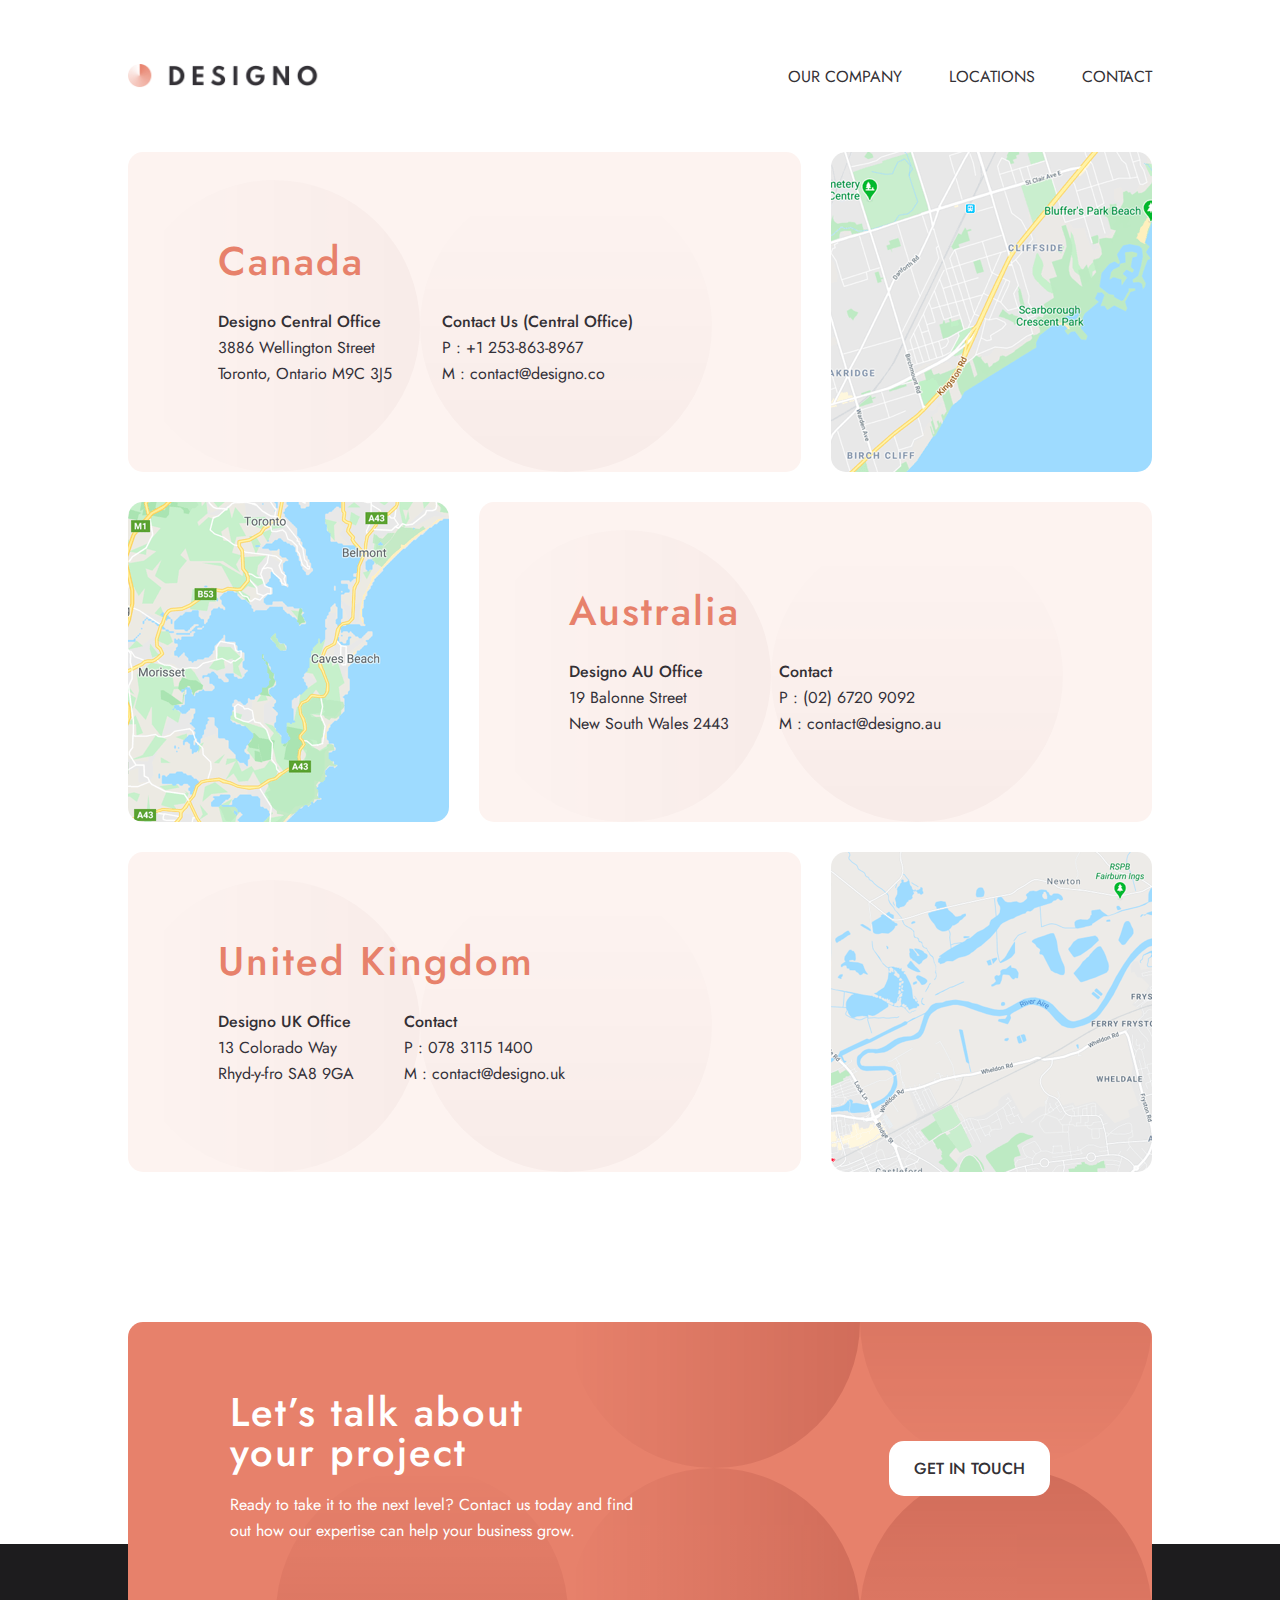
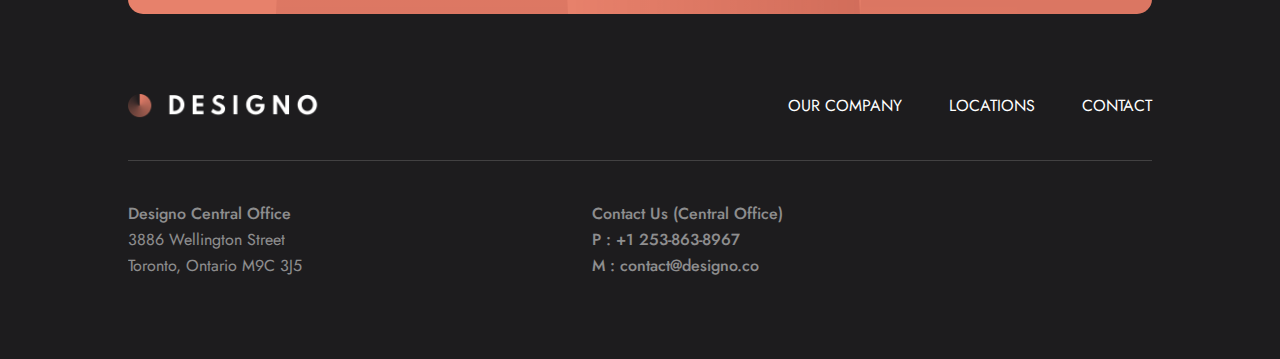
<file: locations.html>
<html lang="en">

<head>
	<meta charset="UTF-8">
	<meta name="viewport" content="width=device-width, initial-scale=1.0">
	<link rel="stylesheet" href="css/style.css">
	<link rel="stylesheet" href="https://cdnjs.cloudflare.com/ajax/libs/font-awesome/5.14.0/css/all.min.css"
		integrity="sha512-1PKOgIY59xJ8Co8+NE6FZ+LOAZKjy+KY8iq0G4B3CyeY6wYHN3yt9PW0XpSriVlkMXe40PTKnXrLnZ9+fkDaog=="
		crossorigin="anonymous" />
	<link href="https://fonts.googleapis.com/css2?family=Jost:wght@400;500&display=swap" rel="stylesheet">
	<link rel="icon" type="image/png" sizes="32x32" href="css/favicon-32x32.png">
	<title>Frontend Mentor | Designo Agency Website Challenge</title>
</head>

<body>

	<nav>
		<a href="index.html"><img src="css/shared/desktop/logo-dark.png" alt="" class="logo-dark"></a>
		<i id="nav-toggle" class="fas fa-bars"></i>
		<ul class="nav-menu">
			<li><a href="about.html">Our Company</a></li>
			<li><a href="locations.html">Locations</a></li>
			<li><a href="contact.html">Contact</a></li>
		</ul>
	</nav>

	<div class="alt-container">
		<div class="alternative-nav">
			<ul>
				<li><a href="about.html">Our Company</a></li>
				<li><a href="locations.html">Locations</a></li>
				<li><a href="contact.html">Contact</a></li>
			</ul>
		</div>
	</div>

	<section id="locations-grid">
		<div id="canada" class="canada-text">
			<div>
				<h2>Canada</h2>
			</div>
			<div class="text-container">
				<div>
					<h4>Designo Central Office</h4>
					<p>3886 Wellington Street</p>
					<p>Toronto, Ontario M9C 3J5</p>
				</div>
				<div>
					<h4>Contact Us (Central Office)</h4>
					<p>P : +1 253-863-8967</p>
					<p>M : contact@designo.co</p>
				</div>
			</div>
			<img src="css/shared/desktop/bg-pattern-two-circles.svg" alt="" class="locations-pattern">
			<img src="css/shared/mobile/bg-pattern-design-pages-intro-mobile.svg" alt=""
				class="locations-pattern-circles">
		</div>
		<div class="canada-img">
		</div>
		<div class="australia-img">
		</div>
		<div id="aus" class="australia-text">
			<div>
				<h2>Australia</h2>
			</div>
			<div class="text-container">
				<div>
					<h4>Designo AU Office</h4>
					<p>19 Balonne Street</p>
					<p>New South Wales 2443</p>
				</div>
				<div>
					<h4>Contact</h4>
					<p>P : (02) 6720 9092</p>
					<p>M : contact@designo.au</p>
				</div>
			</div>
			<img src="css/shared/desktop/bg-pattern-two-circles.svg" alt="" class="locations-pattern">
			<img src="css/shared/mobile/bg-pattern-design-pages-intro-mobile.svg" alt=""
				class="locations-pattern-circles">
		</div>
		<div id="uk" class="uk-text">
			<div>
				<h2>United Kingdom</h2>
			</div>
			<div class="text-container">
				<div>
					<h4>Designo UK Office</h4>
					<p>13 Colorado Way</p>
					<p>Rhyd-y-fro SA8 9GA</p>
				</div>
				<div>
					<h4>Contact</h4>
					<p>P : 078 3115 1400</p>
					<p>M : contact@designo.uk</p>
				</div>
			</div>
			<img src="css/shared/desktop/bg-pattern-two-circles.svg" alt="" class="locations-pattern">
			<img src="css/shared/mobile/bg-pattern-design-pages-intro-mobile.svg" alt=""
				class="locations-pattern-circles">
		</div>
		<div class="uk-img">
		</div>
	</section>

	<section id="talk">
		<div class="talk-container">
			<div class="talk-text">
				<h2>Let’s talk about your project</h2>
				<p>Ready to take it to the next level? Contact us today and find out how our expertise can help your
					business grow.</p>
			</div>
			<a href="contact.html" class="button-light">GET IN TOUCH</a>
			<img src="css/shared/desktop/bg-pattern-call-to-action.svg" alt="" class="pattern-call-to-action">
		</div>
	</section>

	<footer>
		<div class="footer-top nav-container">
			<a href="index.html"><img src="css/shared/desktop/logo-light.png" alt="" class="logo-dark"></a>
			<ul class="nav-menu">
				<li><a href="about.html">Our Company</a></li>
				<li><a href="locations.html">Locations</a></li>
				<li><a href="contact.html">Contact</a></li>
			</ul>
		</div>
		<div class="line"></div>
		<div class="footer-bottom">
			<ul class="nav-menu-footer">
				<li><a href="about.html">Our Company</a></li>
				<li><a href="locations.html">Locations</a></li>
				<li><a href="contact.html">Contact</a></li>
			</ul>
			<div>
				<h4>Designo Central Office</h4>
				<p>3886 Wellington Street</p>
				<p>Toronto, Ontario M9C 3J5</p>
			</div>
			<div>
				<h4>Contact Us (Central Office)</h4>
				<h4>P : +1 253-863-8967</h4>
				<h4>M : contact@designo.co</h4>
			</div>
			<div class="footer-social">
				<a href="https://www.facebook.com" target="_blank"><i class="fab fa-facebook-square"></i></a>
				<a href="https://www.youtube.com" target="_blank"><i class="fab fa-youtube"></i></a>
				<a href="https://www.twitter.com" target="_blank"><i class="fab fa-twitter"></i></a>
				<a href="https://www.pinterest.com" target="_blank"><i class="fab fa-pinterest"></i></a>
				<a href="https://www.instagram.com" target="_blank"><i class="fab fa-instagram"></i></a>
			</div>
		</div>
	</footer>

	<script src="https://cdnjs.cloudflare.com/ajax/libs/jquery/3.5.1/jquery.min.js"
		integrity="sha512-bLT0Qm9VnAYZDflyKcBaQ2gg0hSYNQrJ8RilYldYQ1FxQYoCLtUjuuRuZo+fjqhx/qtq/1itJ0C2ejDxltZVFg=="
		crossorigin="anonymous"></script>
	<script src="script.js"></script>

</body>

</html>
</file>
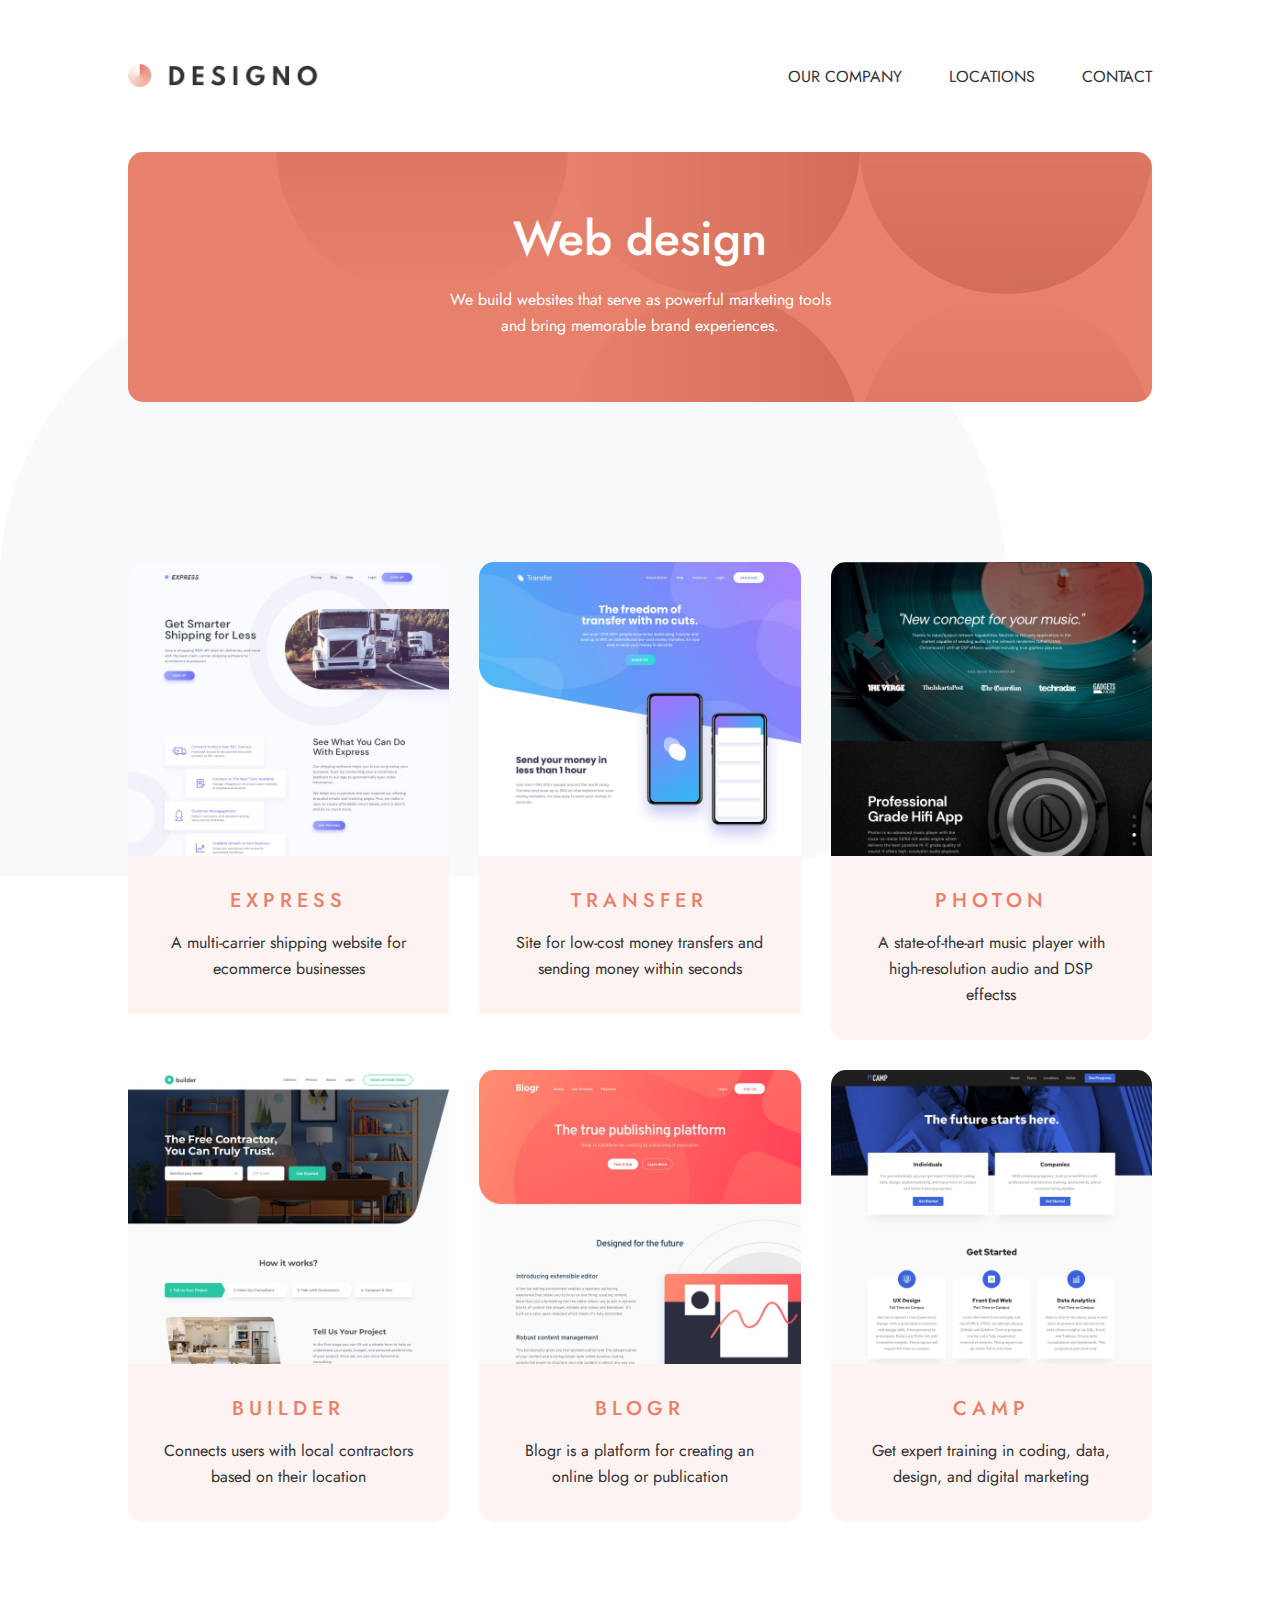
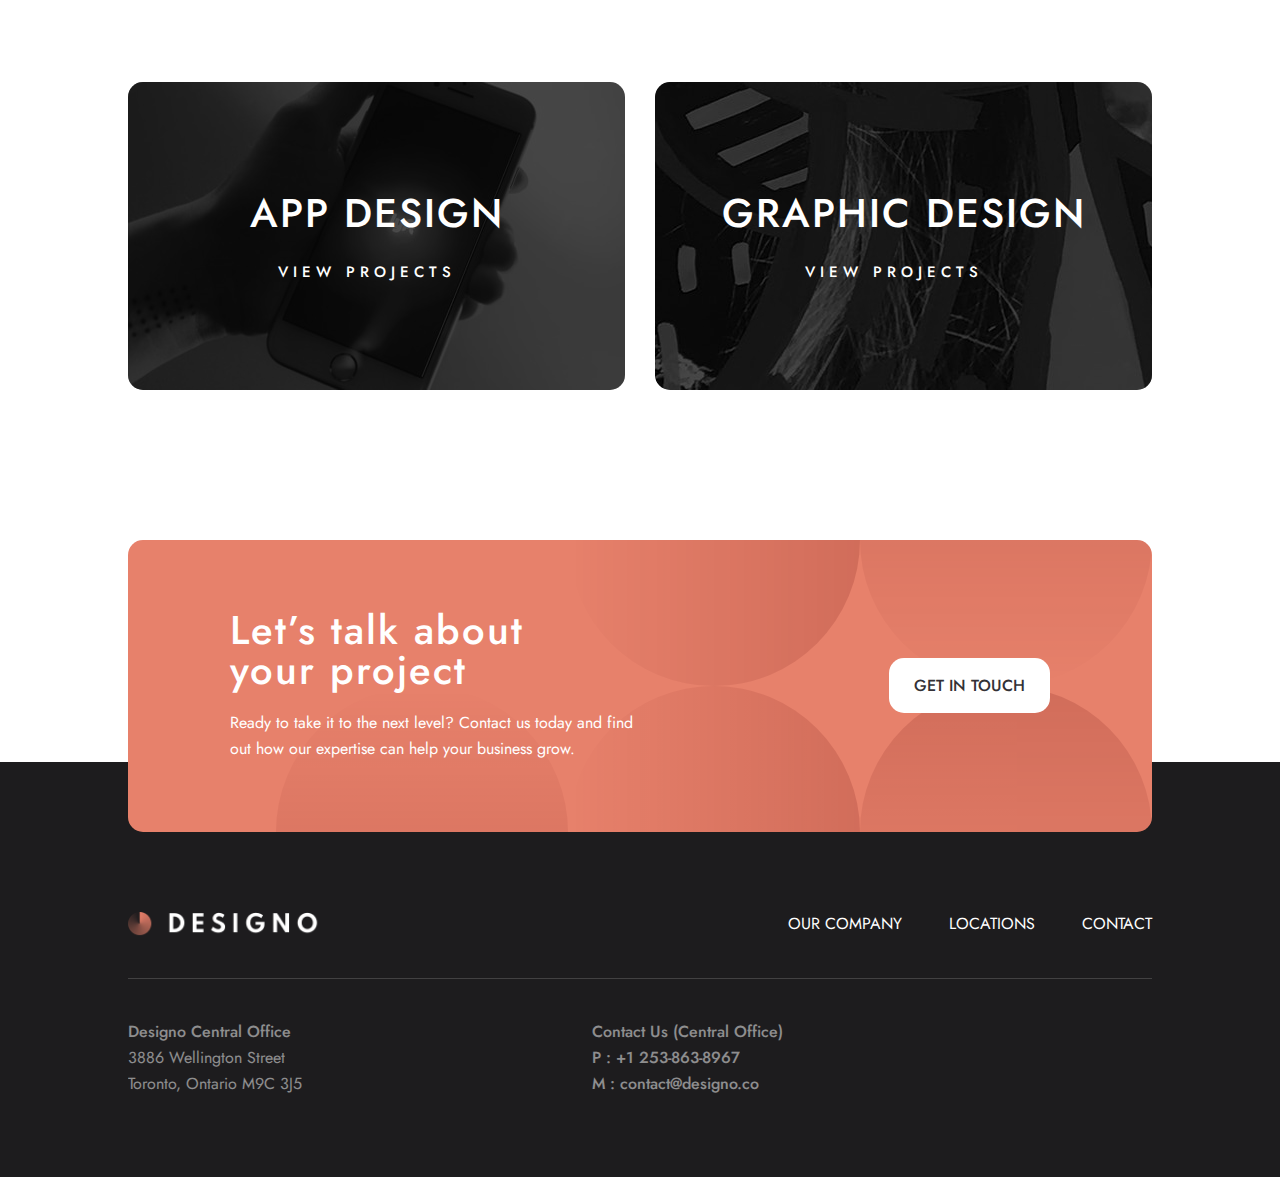
<file: webdesign.html>
<html lang="en">

<head>
	<meta charset="UTF-8">
	<meta name="viewport" content="width=device-width, initial-scale=1.0">
	<link rel="stylesheet" href="css/style.css">
	<link rel="stylesheet" href="https://cdnjs.cloudflare.com/ajax/libs/font-awesome/5.14.0/css/all.min.css"
		integrity="sha512-1PKOgIY59xJ8Co8+NE6FZ+LOAZKjy+KY8iq0G4B3CyeY6wYHN3yt9PW0XpSriVlkMXe40PTKnXrLnZ9+fkDaog=="
		crossorigin="anonymous" />
	<link href="https://fonts.googleapis.com/css2?family=Jost:wght@400;500&display=swap" rel="stylesheet">
	<link rel="icon" type="image/png" sizes="32x32" href="css/favicon-32x32.png">
	<title>Web Design | Designo Agency Website Challenge</title>
</head>

<body>

	<nav>
		<a href="index.html"><img src="css/shared/desktop/logo-dark.png" alt="" class="logo-dark"></a>
		<i id="nav-toggle" class="fas fa-bars"></i>
		<ul class="nav-menu">
			<li><a href="about.html">Our Company</a></li>
			<li><a href="locations.html">Locations</a></li>
			<li><a href="contact.html">Contact</a></li>
		</ul>
	</nav>

	<div class="alt-container">
		<div class="alternative-nav">
			<ul>
				<li><a href="about.html">Our Company</a></li>
				<li><a href="locations.html">Locations</a></li>
				<li><a href="contact.html">Contact</a></li>
			</ul>
		</div>
	</div>

	<div class="page-header">
		<div class="page-header-container">
			<img src="css/shared/desktop/bg-pattern-call-to-action.svg" alt="" class="pattern-header-web-design">
			<h1>Web design</h1>
			<p>We build websites that serve as powerful marketing tools and bring memorable brand experiences.</p>
		</div>
	</div>

	<section id="gallery">
		<img src="css/shared/desktop/bg-pattern-leaf.svg" alt="" class="pattern-leaf-header-desktop">
		<div class="gallery-item">
			<img src="css/web-design/desktop/image-express.jpg" alt="">
			<div class="gallery-item-text">
				<h3>Express</h3>
				<p>A multi-carrier shipping website for ecommerce businesses</p>
			</div>
		</div>
		<div class="gallery-item">
			<img src="css/web-design/desktop/image-transfer.jpg" alt="">
			<div class="gallery-item-text">
				<h3>Transfer</h3>
				<p>Site for low-cost money transfers and sending money within seconds</p>
			</div>
		</div>
		<div class="gallery-item">
			<img src="css/web-design/desktop/image-photon.jpg" alt="">
			<div class="gallery-item-text">
				<h3>Photon</h3>
				<p>A state-of-the-art music player with high-resolution audio and DSP effectss</p>
			</div>
		</div>
		<div class="gallery-item">
			<img src="css/web-design/desktop/image-builder.jpg" alt="">
			<div class="gallery-item-text">
				<h3>Builder</h3>
				<p>Connects users with local contractors based on their location</p>
			</div>
		</div>
		<div class="gallery-item">
			<img src="css/web-design/desktop/image-blogr.jpg" alt="">
			<div class="gallery-item-text">
				<h3>Blogr</h3>
				<p>Blogr is a platform for creating an online blog or publication</p>
			</div>
		</div>
		<div class="gallery-item">
			<img src="css/web-design/desktop/image-camp.jpg" alt="">
			<div class="gallery-item-text">
				<h3>Camp</h3>
				<p>Get expert training in coding, data, design, and digital marketing</p>
			</div>
		</div>
	</section>

	<section id="page-apps">
		<div onclick="location.href='appdesign.html'" class="app-design-container">
			<a class="grid-link" href="appdesign.html">
				<div class="overlay">
					<h2>APP DESIGN</h2>
					<a class="view-projects" href="appdesign.html">VIEW PROJECTS <i
							class="fas fa-chevron-right"></i></a>
				</div>
			</a>
		</div>
		<div onclick="location.href='graphicdesign.html'" class="graphic-design-container">
			<a class="grid-link" href="graphicdesign.html">
				<div class="overlay">
					<h2>GRAPHIC DESIGN</h2>
					<a class="view-projects" href="graphicdesign.html">VIEW PROJECTS <i
							class="fas fa-chevron-right"></i></a>
				</div>
			</a>
		</div>
	</section>

	<section id="talk">
		<div class="talk-container">
			<div class="talk-text">
				<h2>Let’s talk about your project</h2>
				<p>Ready to take it to the next level? Contact us today and find out how our expertise can help your
					business grow.</p>
			</div>
			<a href="contact.html" class="button-light">GET IN TOUCH</a>
			<img src="css/shared/desktop/bg-pattern-call-to-action.svg" alt="" class="pattern-call-to-action">
		</div>
	</section>

	<footer>
		<div class="footer-top nav-container">
			<a href="index.html"><img src="css/shared/desktop/logo-light.png" alt="" class="logo-dark"></a>
			<ul class="nav-menu">
				<li><a href="about.html">Our Company</a></li>
				<li><a href="locations.html">Locations</a></li>
				<li><a href="contact.html">Contact</a></li>
			</ul>
		</div>
		<div class="line"></div>
		<div class="footer-bottom">
			<ul class="nav-menu-footer">
				<li><a href="about.html">Our Company</a></li>
				<li><a href="locations.html">Locations</a></li>
				<li><a href="contact.html">Contact</a></li>
			</ul>
			<div>
				<h4>Designo Central Office</h4>
				<p>3886 Wellington Street</p>
				<p>Toronto, Ontario M9C 3J5</p>
			</div>
			<div>
				<h4>Contact Us (Central Office)</h4>
				<h4>P : +1 253-863-8967</h4>
				<h4>M : contact@designo.co</h4>
			</div>
			<div class="footer-social">
				<a href="https://www.facebook.com" target="_blank"><i class="fab fa-facebook-square"></i></a>
				<a href="https://www.youtube.com" target="_blank"><i class="fab fa-youtube"></i></a>
				<a href="https://www.twitter.com" target="_blank"><i class="fab fa-twitter"></i></a>
				<a href="https://www.pinterest.com" target="_blank"><i class="fab fa-pinterest"></i></a>
				<a href="https://www.instagram.com" target="_blank"><i class="fab fa-instagram"></i></a>
			</div>
		</div>
	</footer>

	<script src="https://cdnjs.cloudflare.com/ajax/libs/jquery/3.5.1/jquery.min.js"
		integrity="sha512-bLT0Qm9VnAYZDflyKcBaQ2gg0hSYNQrJ8RilYldYQ1FxQYoCLtUjuuRuZo+fjqhx/qtq/1itJ0C2ejDxltZVFg=="
		crossorigin="anonymous"></script>
	<script src="script.js"></script>

</body>

</html>
</file>
<file: css/style.css>
/*---------------------------------------------------------

1. BLACK:            #1D1C1E;
2. ORANGE:           #E7816B;
3. LIGHT ORANGE:     #FFAD9B;
4. GREY:             #333136;
5. LIGHT GREY:       #F1F3F5;
5. WHITE:            #FFFFFF;

----------------------------------------------------------*/

* {
	margin: 0;
	padding: 0;
	font-family: 'Jost', sans-serif;
	color: #333136;
	text-decoration: none;
}

body {
	overflow-x: hidden !important;
	font-size: 16px;
}

.padding-container {
	padding: 0 10%;
}

p {
	line-height: 26px;
	color: #FFFFFF;
}

h1 {
	font-size: 48px;
	line-height: 48px;
	font-weight: 500;
	color: #FFFFFF;
}

h2 {
	font-size: 40px;
	line-height: 48px;
	font-weight: 500;
	letter-spacing: 2px;
}

h3 {
	font-size: 20px;
	line-height: 26px;
	font-weight: 500;
	letter-spacing: 5px;
}

h4 {
	font-size: 16px;
	line-height: 26px;
	font-weight: 500;
}

.button-light {
	padding: 16px 25px;
	background-color: #FFFFFF;
	border-radius: 15px;
	font-weight: 500;
	transition: .3s ease;
	position: relative;
	z-index: 99;
}

.button-light:hover,
.button-dark:hover {
	background-color: #FFAD9B;
	transition: .3s ease;
	color: white;
}

.button-dark {
	padding: 16px 25px;
	background-color: #E7816B;
	border-radius: 15px;
	font-weight: 500;
	transition: .3s ease;
	position: relative;
	z-index: 99;
	color: #FFFFFF;
}

section {
	padding: 80px 10%;
}

/*-------------------------------------------------------------------------------------------------------
										INDEX.HTML
-------------------------------------------------------------------------------------------------------*/

nav {
	display: flex;
	justify-content: space-between;
	align-items: center;
	margin-top: 64px;
	margin-bottom: 64px;
	padding: 0 10%;
	position: relative;
	z-index: 99;
}

.logo-dark {
	width: 196px;
}

.nav-menu {
	list-style: none;
}

.nav-menu li {
	display: inline-block;
	margin-left: 42px;
}

.nav-menu li a {
	text-decoration: none;
	text-transform: uppercase;
	border-bottom: 1px solid transparent;
	transition: .3s ease;
}

.nav-menu li a:hover {
	border-bottom: 1px solid #333136;
	transition: .3s ease;
}

#nav-toggle {
	cursor: pointer;
	font-size: 25px;
	display: none;
}

.alt-container {
	height: 100vh;
	width: 100%;
	background-color: #1d1c1eea;
	position: absolute;
	top: 95px;
	z-index: 99;
	display: none;
	transition: .3s ease-in-out;
}

.active-nav {
	display: block;
	transition: .3s ease-in-out;
}

.alternative-nav {
	padding: 48px 24px;
	background-color: #1D1C1E;
}

.alternative-nav ul,
.nav-menu-footer {
	list-style: none;
}

.alternative-nav ul li,
.nav-menu-footer li {
	text-transform: uppercase;
	margin: 16px 0;
}

.alternative-nav ul li a,
.nav-menu-footer li a {
	color: white;
}

.nav-menu-footer {
	margin-bottom: 16px;
}

header {
	padding: 0px 10% 80px 10%;
}

.header-container {
	background-color: #E7816B;
	padding: 0 0 0 7%;
	height: 640px;
	overflow: hidden;
	border-radius: 15px;
	position: relative;
	display: flex;
	justify-content: space-between;
	align-items: baseline;
	z-index: 90;
}

.header-circle-desktop {
	position: absolute;
	top: 0;
	right: 0;
	z-index: 1;
}

.header-text {
	position: relative;
	z-index: 2;
	width: 80%;
	align-self: center;
}

.header-text h1,
.header-text p {
	color: white;
}

.header-text h1 {
	margin-bottom: 40px;
}

.header-text p {
	width: 90%;
	margin-bottom: 50px;
}

.header-phone-desktop {
	position: relative;
	bottom: -70px;
	right: -10px;
}

.header-pattern-desktop {
	position: absolute;
	z-index: 1;
	bottom: -400px;
	left: 0;
}

#grid {
	display: grid;
	position: relative;
	z-index: 99;
	grid-template-columns: 1fr 1fr;
	grid-template-rows: 1fr 1fr;
	height: 640px;
	grid-gap: 24px;
}

.web-development-container {
	border-radius: 15px;
	background-image: url(home/desktop/image-web-design-large.jpg);
	background-size: cover;
	grid-row: 1/3;
}

.app-design-container {
	border-radius: 15px;
	background-image: url(home/desktop/image-app-design.jpg);
	background-size: cover;
}

.graphic-design-container {
	border-radius: 15px;
	background-image: url(home/desktop/image-graphic-design.jpg);
	background-size: cover;
}

.overlay {
	width: 100%;
	height: 100%;
	display: flex;
	flex-direction: column;
	justify-content: center;
	align-items: center;
	background-color: rgba(0, 0, 0, 0.7);
	border-radius: 15px;
	transition: .3s ease;
	cursor: pointer;
}

.overlay:hover {
	background-color: rgba(231, 129, 107, 0.8);
}

.web-development-container h2,
.app-design-container h2,
.graphic-design-container h2 {
	color: #FFFFFF;
	margin-bottom: 24px;
}

.view-projects {
	display: flex;
	align-items: center;
	color: #FFFFFF;
	font-weight: 500;
	letter-spacing: 5px;
	font-size: 15px;
}

.view-projects i {
	margin-left: 20px;
	color: #E7816B;
	transition: .3s ease;
}

.view-projects:hover i {
	margin-left: 30px;
	transition: .3s ease;
}

.grid-link {
	width: 100%;
	height: 100%;
	position: relative;
	z-index: 100;
	display: contents;
}

#cards {
	display: flex;
	justify-content: space-between;
	position: relative;
	padding-bottom: 0;
}

.card {
	text-align: center;
	width: 30%;
	position: relative;
	z-index: 99;
}

.card h3 {
	margin-bottom: 32px;
}

.card p {
	color: #333136;
}

.card-img {
	display: flex;
	justify-content: center;
	margin-bottom: 48px;
}

.rotate90 {
	transform: rotate(-90deg);
}

.rotate180 {
	transform: rotate(90deg);
}

.rotate270 {
	transform: rotate(180deg);
}

.card-icon {
	position: relative;
	z-index: 99;
}

.card-pattern-circle {
	position: absolute;
	top: 0;
}

.cards-pattern-desktop {
	position: absolute;
	z-index: 1;
	bottom: -300px;
	right: 0;
}

#talk {
	padding-top: 0;
}

.talk-container {
	padding: 0 10%;
	height: 292px;
	background-color: #E7816B;
	border-radius: 15px;
	position: relative;
	bottom: -150px;
	z-index: 99;
	display: flex;
	justify-content: space-between;
	align-items: center;
	overflow: hidden;
}

.talk-text {
	width: 50%;
	position: relative;
	z-index: 99;
}

.talk-text h2 {
	line-height: 40px;
	width: 80%;
	margin-bottom: 20px;
	color: #FFFFFF;
}

.talk-text p {
	color: #FFFFFF;
}

.pattern-call-to-action {
	position: absolute;
	right: 0;
	z-index: 1;
}

footer {
	background-color: #1D1C1E;
	padding: 150px 10% 80px 10%;
	position: relative;
	z-index: 98;
}

.footer-top {
	display: flex;
	justify-content: space-between;
}

.footer-top .nav-menu li a {
	color: #FFFFFF;
}

.footer-top .nav-menu li a:hover {
	color: #FFFFFF;
	border-bottom: 1px solid #FFFFFF;
}

.line {
	height: 1px;
	background-color: #979797;
	opacity: .3;
	margin: 40px 0;
}

.nav-menu-footer {
	display: none;
}

.footer-bottom {
	display: flex;
	justify-content: space-between;
}

.footer-bottom:first-child {
	margin-right: 100px;
}

.footer-bottom div h4,
.footer-bottom div p {
	color: #FFFFFF;
	opacity: 0.5;
}

.footer-social {
	display: flex;
	align-items: flex-end;
	justify-content: flex-end;
	align-self: flex-end;
}

.footer-social i {
	font-size: 24px;
	color: #E7816B;
	margin-left: 16px;
	transition: .3s ease;
}

.footer-social i:hover {
	color: #FFAD9B;
	transition: .3s ease;
}

.footer-contact {
	margin-top: 160px;
	padding-top: 72px;
}

/*-------------------------------------------------------------------------------------------------
									WEB, APP, GRAPHIC DESIG
--------------------------------------------------------------------------------------------------*/

.pattern-header-web-design {
	position: absolute;
	top: -150px;
	right: 0;
	transform: rotate(180deg);
	transform: scale(1, -1);
	z-index: 98;
}

.page-header {
	padding: 0 10% 80px 10%;
}

.page-header-container {
	background-color: #E7816B;
	border-radius: 15px;
	height: 250px;
	display: flex;
	justify-content: center;
	align-items: center;
	flex-direction: column;
	position: relative;
	overflow: hidden;
}

.page-header h1 {
	margin-bottom: 24px;
	position: relative;
	z-index: 98;
}

.page-header p {
	color: #FFFFFF;
	width: 40%;
	text-align: center;
	position: relative;
	z-index: 98;
}

.pattern-leaf-header-desktop {
	position: absolute;
	top: -200px;
	left: 0;
	z-index: -1;
}

#gallery {
	display: grid;
	grid-template-columns: 1fr 1fr 1fr;
	grid-gap: 30px;
	position: relative;
}

.gallery-item {
	border-radius: 15px;
	overflow: hidden;
	position: relative;
	z-index: 90;
	display: flex;
	flex-direction: column;
}

.gallery-item img {
	width: 100%;
}

.gallery-item-text {
	text-align: center;
	background-color: #FDF3F0;
	padding: 32px;
	display: flex;
	flex-direction: column;
	transition: .3s ease;
}

.gallery-item-text h3 {
	color: #E7816B;
	text-transform: uppercase;
	margin-bottom: 16px;
	transition: .3s ease;
}

.gallery-item-text p {
	transition: .3s ease;
	color: #333136;
}

.gallery-item-text:hover {
	background-color: #E7816B;
	transition: .3s ease;
}

.gallery-item-text:hover>h3 {
	color: #FFFFFF;
	transition: .3s ease;
}

.gallery-item-text:hover>p {
	color: #FFFFFF;
	transition: .3s ease;
}

#page-apps {
	display: grid;
	grid-template-columns: 1fr 1fr;
	grid-gap: 30px;
	padding-bottom: 0;
	height: 308px;
}

#page-apps .web-development-container {
	grid-row: 1/1;
}

.pattern-header-app-design {
	position: absolute;
	top: 0;
	left: 10%;
	z-index: 98;
}

/*------------------------------------------------------------------------------------------------
										ABOUT.HTML
--------------------------------------------------------------------------------------------------*/

.about-page-header {
	padding: 0 10% 80px 10%;
	position: relative;
	z-index: 90;
}

.header-circle-desktop-about {
	position: absolute;
	right: 38%;
	bottom: 0;
}

.about-page-header-container {
	height: 480px;
	background-color: #E7816B;
	border-radius: 15px;
	overflow: hidden;
	display: flex;
	align-items: center;
	position: relative;
	z-index: 90;
}

.about-page-header h1 {
	margin-bottom: 32px;
	position: relative;
	z-index: 99;
}

.about-page-header p {
	width: 90%;
	position: relative;
	z-index: 90;
}

.about-header-img {
	z-index: 90;
	background-image: url(about/desktop/image-about-hero.jpg);
	width: 40%;
	height: 100%;
	background-size: cover;
}

.about-header-text {
	width: 60%;
	padding-left: 5%;
}

.about-header-pattern {
	position: absolute;
	bottom: 0;
	left: 0;
	z-index: 90;
}

.about-section-container {
	display: flex;
	align-items: center;
	height: 640px;
	border-radius: 15px;
	overflow: hidden;
	background-color: #FDF3F0;
	position: relative;
	z-index: 90;
}

.about-section-img {
	width: 50%;
	height: 100%;
	background-image: url(about/desktop/image-world-class-talent.jpg);
}

.about-section-text {
	width: 50%;
	padding: 0 90px;
}

.about-section-text h2 {
	color: #E7816B;
	margin-bottom: 24px;
}

.about-section-text p {
	color: #333136;
}

.second-about .about-section-img {
	background-image: url(about/desktop/image-real-deal.jpg);
}

.second-about {
	flex-direction: row-reverse;
}

.padding-top {
	padding-top: 180px;
}

#about-cards {
	flex-direction: row !important;
}

/*-------------------------------------------------------------------------------------------------
										LOCATIONS.HTML
----------------------------------------------------------------------------------------------------*/

#locations-grid {
	padding: 0 10% 0px 10%;
	display: grid;
	grid-template-columns: 1fr 1fr 1fr;
	grid-gap: 30px;
}

#locations-grid>div {
	border-radius: 15px;
}

.canada-text,
.australia-text,
.uk-text {
	background-color: #FDF3F0;
	padding: 85px 90px;
}

.text-container {
	display: flex;
}

.text-container>div {
	margin-right: 50px;
}

.text-container p {
	color: #333139;
	position: relative;
	z-index: 99;
}

.canada-text,
.uk-text {
	grid-column: 1/3;
	position: relative;
	overflow: hidden;
}

.australia-text {
	grid-column: 2/4;
	overflow: hidden;
	position: relative;
}

#locations-grid h2 {
	position: relative;
	z-index: 90;
	color: #E7816B;
	margin-bottom: 24px;
}

.locations-pattern,
.locations-pattern-circles {
	position: absolute;
	bottom: 0;
	left: 0;
	z-index: 89;
}

.locations-pattern-circles {
	display: none;
}

.canada-img {
	background-image: url(locations/desktop/image-map-canada.png);
}

.australia-img {
	background-image: url(locations/desktop/image-map-australia.png);
}


.uk-img {
	background-image: url(locations/desktop/image-map-united-kingdom.png);
}


/*---------------------------------------------------------------------------------------------------
										CONTACT.HTML
-----------------------------------------------------------------------------------------------------*/

.contact-header-container {
	padding-right: 5%;
}

.contact-header-text {
	width: 80%;
	margin-right: 50px;
}

.contact-form {
	position: relative;
	z-index: 99;
	text-align: right;
}

input,
textarea {
	width: 100%;
	height: 40px;
	margin-bottom: 20px;
	background: none;
	border: none;
	border-bottom: 1px solid #FFFFFF;
	padding-left: 16px;
	color: white;
}

textarea {
	height: 100px;
	margin-bottom: 24px;
}

input:focus,
textarea:focus {
	outline: 1px solid transparent;
}

::-webkit-input-placeholder {
	color: white;
}

:-moz-placeholder {
	/* Firefox 18- */
	color: white;
}

::-moz-placeholder {
	/* Firefox 19+ */
	color: white;
}

:-ms-input-placeholder {
	color: white;
}

.leaf-pattern-contact {
	position: absolute;
	right: 0;
	top: 200px;
}

.footer-contact {
	padding-top: 72px !important;
	margin-top: 160px !important;
}

.pattern-contact-circles {
	display: none;
}

/*------------------------------------------------------------------------------------------------
										RESPONSIVE
--------------------------------------------------------------------------------------------------*/

@media all and (max-width:1100px) {

	#locations-grid {
		padding: 0 5%;
	}

}

@media all and (max-width: 1000px) {

	.header-container {
		padding: 50px 5% 0 5%;
		height: 840px;
		flex-direction: column;
		align-items: center;
	}

	.header-text {
		text-align: center;
		width: 100%;
		margin-bottom: 25px;
	}

	.header-text p {
		width: 100%;
	}

	.header-phone-desktop {
		right: 5px;
		top: -10px;
		bottom: 0;
		z-index: 10;
	}

	.header-circle-desktop {
		top: 100px;
		right: -150px;
	}

	.graphic-design-container h2 {
		text-align: center;
	}

	#locations-grid {
		grid-template-columns: 100%;
		grid-template-rows: 325px;
	}

	.canada-text,
	.canada-img,
	.australia-text,
	.australia-img,
	.uk-text,
	.uk-img {
		grid-column: 1/1;
	}

	.canada-text,
	.australia-text {
		margin-bottom: 120px;
	}

	.canada-text,
	.australia-text,
	.uk-text {
		padding: 85px 75px;
	}

	.canada-img {
		background-image: url(locations/tablet/image-map-canada.png);
		height: 325px;
		grid-row: 1/2;
		background-position: center;
		background-size: cover;
	}

	.australia-img {
		background-image: url(locations/tablet/image-map-australia.png);
		height: 325px;
		background-position: center;
		background-size: cover;
	}


	.uk-img {
		background-image: url(locations/tablet/image-map-uk.png);
		height: 325px;
		grid-row: 5/6;
		background-position: center;
		background-size: cover;
	}
}

@media all and (max-width: 800px) {

	nav {
		padding: 0 5%;
	}

	header {
		padding: 0 5% 60px 5%;
	}

	.header-pattern-desktop {
		display: none;
	}

	.page-header {
		padding: 0 5% 60px 5%;
	}

	.page-header p {
		width: 60%;
	}

	#grid {
		padding: 60px 5%;
		grid-template-rows: 1fr 1fr 1fr;
	}

	.web-development-container,
	.app-design-container,
	.graphic-design-container {
		grid-column: 1/3;
		grid-row: auto;
	}

	.web-development-container {
		background-image: url(home/tablet/image-web-design.jpg);
	}

	.app-design-container {
		background-image: url(home/tablet/image-app-design.jpg);
	}

	.graphic-design-container {
		background-image: url(home/tablet/image-graphic-design.jpg);
	}

	#cards {
		padding: 60px 5% 0 5%;
		flex-direction: column;
	}

	.card {
		display: flex;
		width: 100%;
		align-items: center;
		text-align: left;
		margin-bottom: 40px;
	}

	.card-img {
		margin-bottom: 0;
		margin-right: 38px;
	}

	#talk {
		padding: 0 5%;
	}

	.talk-container {
		bottom: -100px;
		flex-direction: column;
		height: 350px;
		justify-content: center;
	}

	.talk-text {
		width: 100%;
		text-align: center;
	}

	.talk-text p {
		margin-bottom: 32px;
	}

	.talk-text h2 {
		width: 100%;
	}

	footer {
		padding: 150px 5% 80px 5%;
	}

	.nav-menu li {
		margin-left: 20px;
	}

	.pattern-header-web-design {
		right: -150px;
	}

	.pattern-leaf-header-desktop {
		display: none;
	}

	#gallery {
		grid-template-columns: 1fr;
		padding: 60px 5%;
	}

	.gallery-item {
		flex-direction: row;
		height: 310px;
	}

	.gallery-item img {
		width: 50%;
	}

	.gallery-item-text {
		justify-content: center;
		align-items: center;
	}

	#page-apps {
		padding: 60px 5% 0 5%;
		height: 430px;
	}

	.about-page-header {
		padding: 0 5% 60px 5%;
	}

	.about-page-header-container {
		flex-direction: column-reverse;
		align-items: center;
		height: 630px;
		padding: 0;
	}

	.about-header-img {
		z-index: 90;
		background-image: url(about/tablet/image-about-hero.jpg);
		width: 100%;
		background-size: cover;
	}

	.about-header-text {
		width: 80%;
		padding: 60px;
		text-align: center;
	}

	.about-header-text p {
		width: 100%;
	}

	#about-section {
		padding: 60px 5%;
	}

	.about-section-container {
		flex-direction: column;
		height: 730px;
	}

	.about-section-img {
		background-image: url(about/tablet/image-world-class-talent.jpg);
		width: 100%;
		background-size: cover;
	}

	.about-section-text {
		width: 80%;
		padding: 64px 0;
		text-align: center;
	}

	.second-about .about-section-img {
		background-image: url(about/tablet/image-real-deal.jpg);
		width: 100%;
		background-size: cover;
	}

	.card-loc {
		flex-direction: column;
		align-items: center;
	}

	.card-loc .card-img {
		margin: 0 0 48px 0 !important;
	}

	#about-cards {
		margin-bottom: 60px;
	}

	.contact-header-text {
		margin-right: 0;
		text-align: left;
		padding: 0;
		margin-bottom: 40px;
	}

	.contact-header-container {
		height: 710px;
		flex-direction: column;
		justify-content: center;
	}

	.contact-form {
		width: 80%;
	}

	.footer-contact {
		margin-top: 120px;
	}

	.cards-pattern-desktop {
		display: none;
	}

	.pattern-call-to-action {
		right: -100px;
	}

	.leaf-pattern-contact {
		display: none;
	}

	.pattern-contact {
		left: -100px;
		top: -100px;
	}

}

@media all and (max-width: 600px) {

	nav {
		padding: 0 5%;
		margin: 35px 0;
	}

	.nav-menu {
		display: none;
	}

	#nav-toggle {
		display: block;
	}

	.contact-header-text {
		width: 90%;
	}

	.contact-form {
		width: 90%;
	}

}

@media all and (max-width: 500px) {

	header {
		padding: 0;
	}

	.header-container {
		border-radius: 0;
	}

	.header-text h1 {
		font-size: 32px;
	}

	#grid {
		height: 800px;
	}

	.overlay h2 {
		font-size: 28px;
		margin-bottom: 12px;
	}

	.web-development-container {
		background-image: url(home/mobile/image-web-design.jpg);
	}

	.app-design-container {
		background-image: url(home/mobile/image-app-design.jpg);
	}

	.graphic-design-container {
		background-image: url(home/mobile/image-graphic-design.jpg);
	}

	.card {
		flex-direction: column;
	}

	.card-text {
		text-align: center;
		width: 85%;
	}

	.card-img {
		margin-bottom: 48px;
		margin-right: 0;
	}

	.talk-text h2 {
		font-size: 32px;
	}

	footer {
		padding-bottom: 64px;
	}

	.footer-top {
		justify-content: center;
	}

	.footer-bottom {
		flex-direction: column;
		align-items: center;
		text-align: center;
		margin-bottom: 0;
	}

	.footer-social {
		align-self: center;
		margin-bottom: 0;
	}

	.footer-social i {
		margin: 0 8px;
	}

	.nav-menu-footer {
		display: block;
	}

	footer div {
		margin-bottom: 40px;
	}

	.about-page-header {
		padding: 0px;
	}

	.about-page-header-container {
		border-radius: 0px;
		height: 715px;
	}

	.about-page-header h1 {
		font-size: 32px;
	}

	.about-header-text {
		width: 90%;
	}

	#about-section {
		padding: 0;
	}

	.about-section-container {
		border-radius: 0px;
		height: 865px;
	}

	.about-section-text {
		width: 90%;
	}

	.about-section-text h2 {
		font-size: 32px;
	}

	.about-section-img {
		background-image: url(about/mobile/image-world-class-talent.jpg);
		background-position: center;
	}

	.second-about .about-section-img {
		background-image: url(about/mobile/image-real-deal.jpg);
		background-position: center;
	}

	.page-header {
		padding: 0;
	}

	.page-header-container {
		height: 320px;
		border-radius: 0;
	}

	.pattern-header-web-design,
	.pattern-header-app-design {
		display: none;
	}

	.page-header h1 {
		font-size: 32px;
	}

	.page-header p {
		width: 90%;
	}

	.gallery-item {
		height: 450px;
		flex-direction: column;
	}

	.gallery-item img {
		width: 100%;
	}

	#page-apps {
		height: 530px;
		padding-top: 30px;
	}

	.contact-header-text {
		text-align: center;
	}

	.footer-contact {
		margin-top: 60px !important;
	}

	.contact-form {
		display: flex;
		justify-content: center;
		align-items: center;
		flex-direction: column;
	}

	#locations-grid {
		padding: 0;
		grid-gap: 0;
	}

	#locations-grid>div {
		border-radius: 0;
	}

	.canada-text,
	.australia-text {
		margin-bottom: 40px;
	}

	.canada-text,
	.australia-text,
	.uk-text {
		text-align: center;
		padding: 85px 20px;
	}

	#locations-grid h2 {
		font-size: 32px;
		margin-bottom: 12px;
	}

	#locations-grid .text-container {
		flex-direction: column;
		align-items: center;
	}

	.locations-pattern {
		display: none;
	}

	.locations-pattern-circles {
		display: block;
		top: 0;
		left: 0;
		transform: rotate(180deg);
		opacity: 0.3;
	}

	.text-container>div {
		margin: 12px 0;
	}

	.header-circle-desktop {
		left: 0;
	}

	.pattern-call-to-action {
		right: -300px;
	}

	.pattern-contact {
		display: none;
	}

	.pattern-contact-circles {
		display: block;
		top: 0;
		position: absolute;
	}
}
</file>
